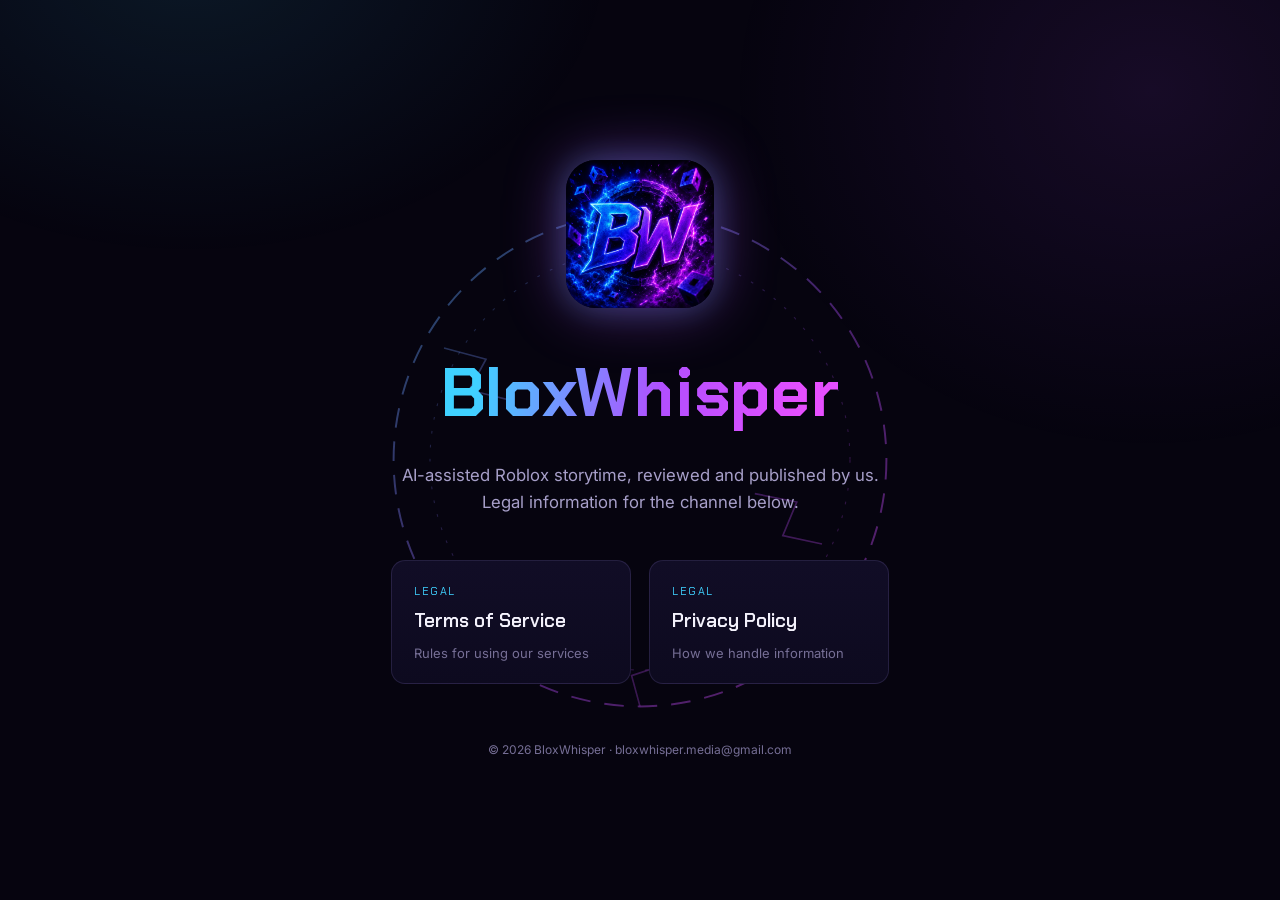
<file: index.html>
<!DOCTYPE html>
<html lang="en">
<head>
<meta charset="UTF-8">
<meta name="viewport" content="width=device-width, initial-scale=1.0">
<title>BloxWhisper</title>
<link rel="icon" href="assets/logo.png">
<link rel="stylesheet" href="style.css">
</head>
<body>

<section class="hero">
  <svg class="hero-ring" viewBox="0 0 400 400" fill="none" xmlns="http://www.w3.org/2000/svg" aria-hidden="true">
    <defs>
      <linearGradient id="ringGrad" x1="0" y1="0" x2="400" y2="400" gradientUnits="userSpaceOnUse">
        <stop offset="0" stop-color="#3fd1ff"/>
        <stop offset="0.55" stop-color="#b14fff"/>
        <stop offset="1" stop-color="#e64fff"/>
      </linearGradient>
    </defs>
    <circle cx="200" cy="200" r="176" stroke="url(#ringGrad)" stroke-width="1.4" stroke-dasharray="14 10" opacity="0.7"/>
    <circle cx="200" cy="200" r="150" stroke="url(#ringGrad)" stroke-width="0.8" stroke-dasharray="2 8" opacity="0.4"/>
    <path d="M60 120 L90 128 L78 150 L110 158" stroke="url(#ringGrad)" stroke-width="1.2" opacity="0.55"/>
    <path d="M330 260 L302 254 L312 230 L282 224" stroke="url(#ringGrad)" stroke-width="1.2" opacity="0.55"/>
    <path d="M200 24 L206 46 L188 52" stroke="url(#ringGrad)" stroke-width="1.2" opacity="0.5"/>
    <path d="M200 376 L194 354 L212 348" stroke="url(#ringGrad)" stroke-width="1.2" opacity="0.5"/>
  </svg>

  <div class="logo-wrap">
    <img src="assets/logo.png" alt="BloxWhisper logo">
  </div>

  <h1>BloxWhisper</h1>
  <p class="tag">AI-assisted Roblox storytime, reviewed and published by us. Legal information for the channel below.</p>

  <div class="doc-links">
    <a class="doc-card" href="terms.html">
      <span class="eyebrow">Legal</span>
      <span class="title">Terms of Service</span>
      <span class="desc">Rules for using our services</span>
    </a>
    <a class="doc-card" href="privacy.html">
      <span class="eyebrow">Legal</span>
      <span class="title">Privacy Policy</span>
      <span class="desc">How we handle information</span>
    </a>
  </div>

  <div class="hero-footer">&copy; 2026 BloxWhisper &middot; bloxwhisper.media@gmail.com</div>
</section>

</body>
</html>
</file>
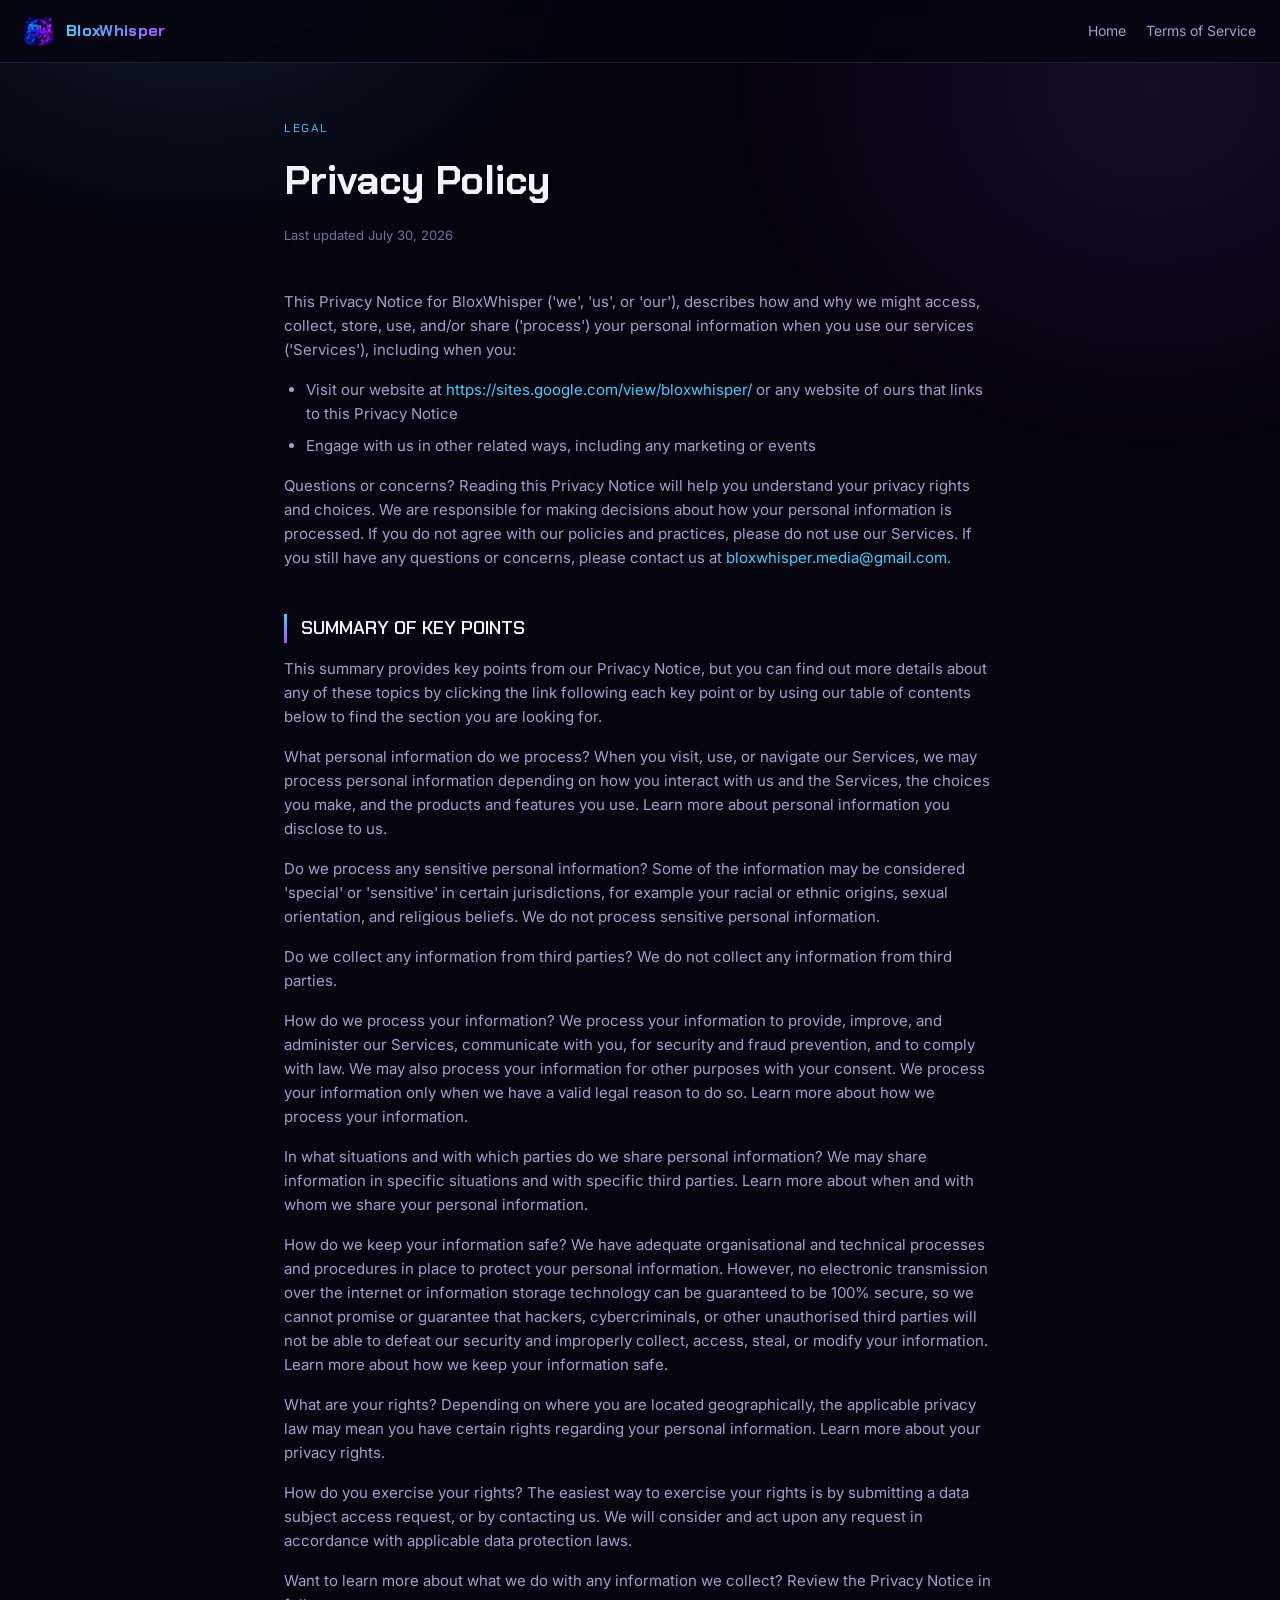
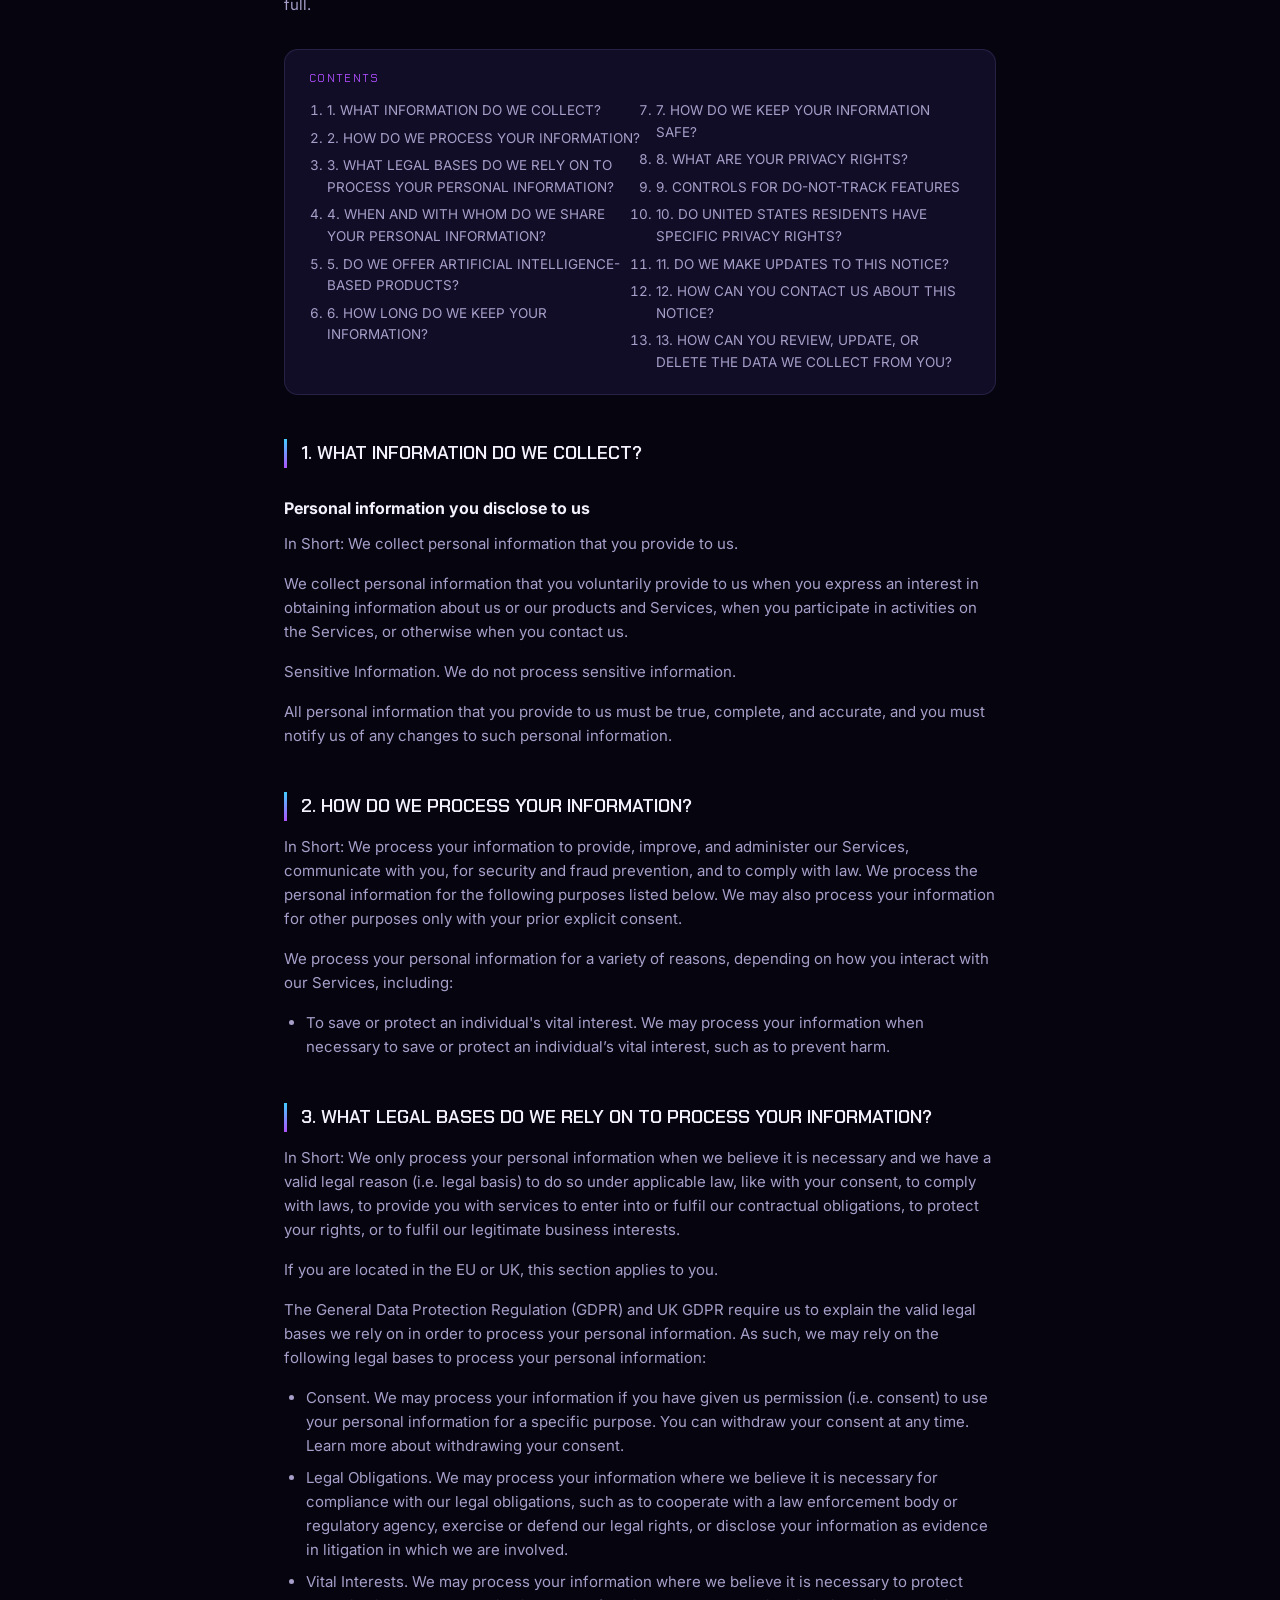
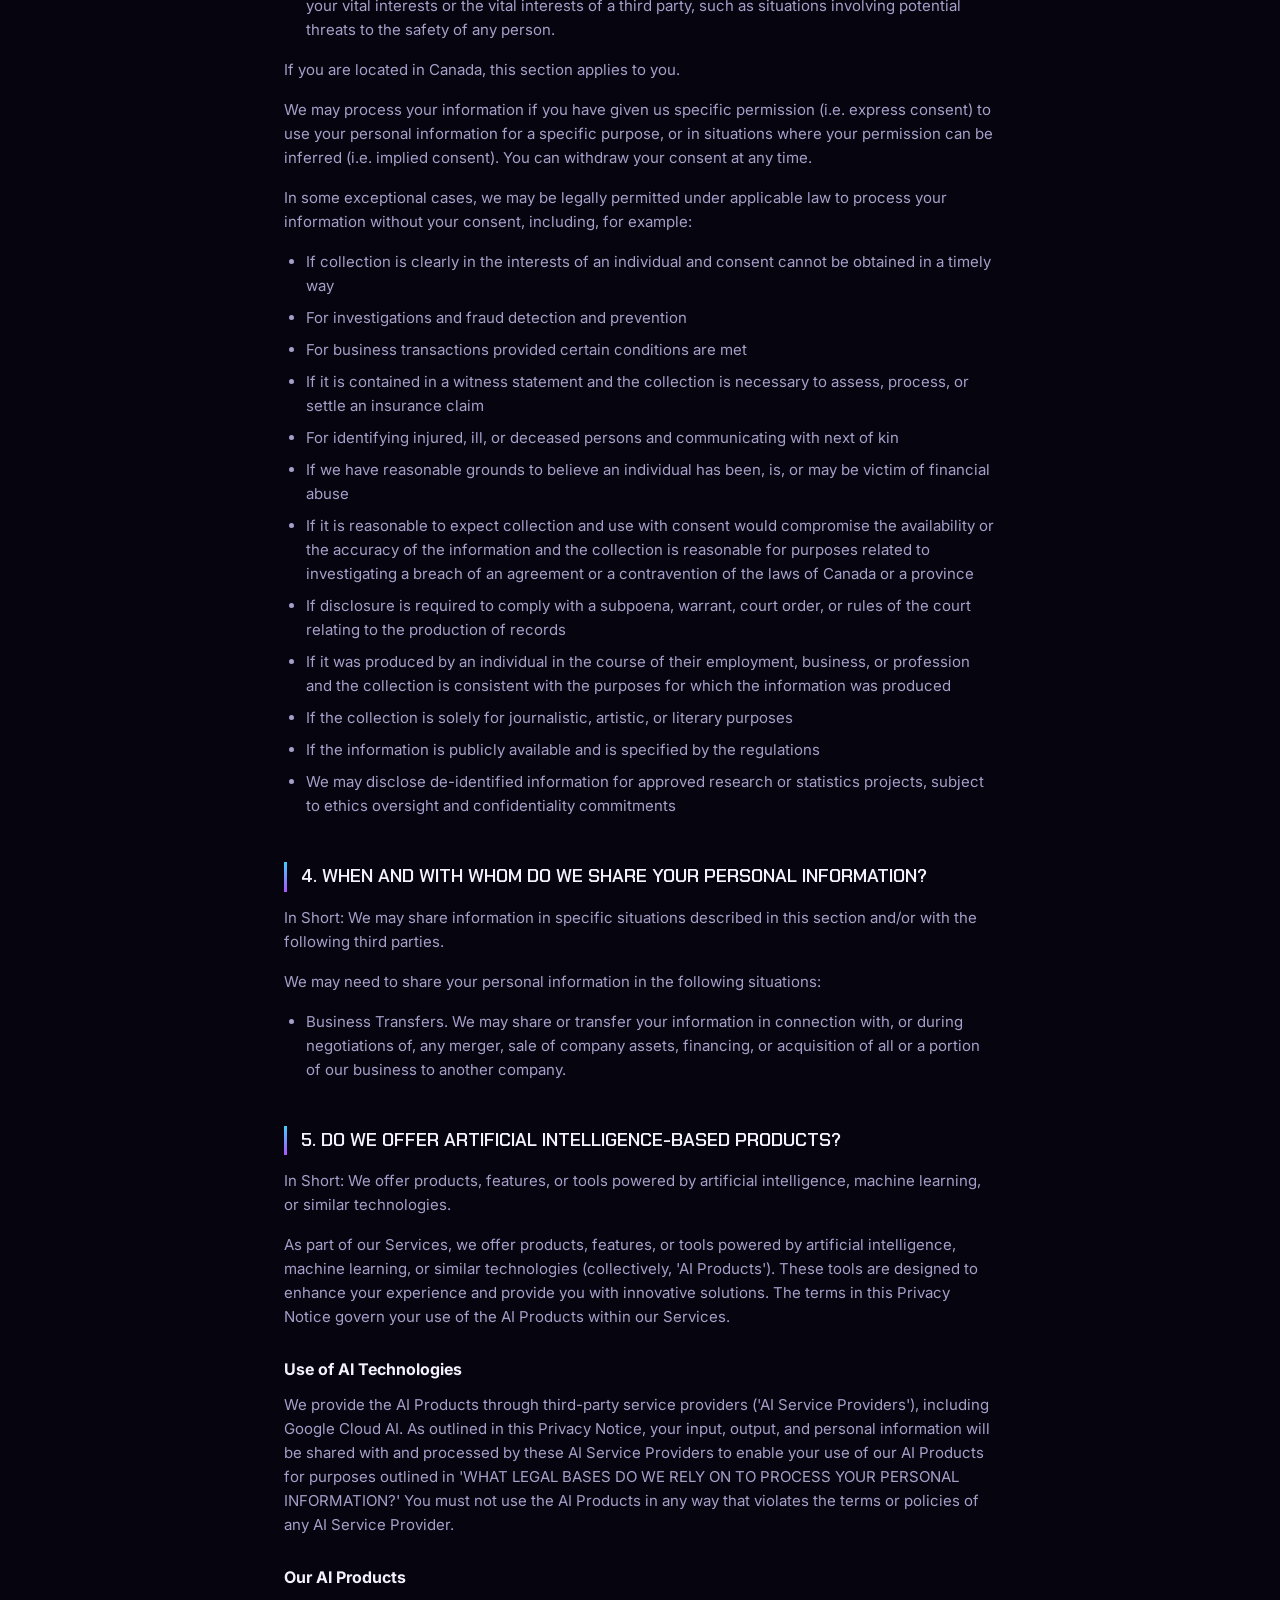
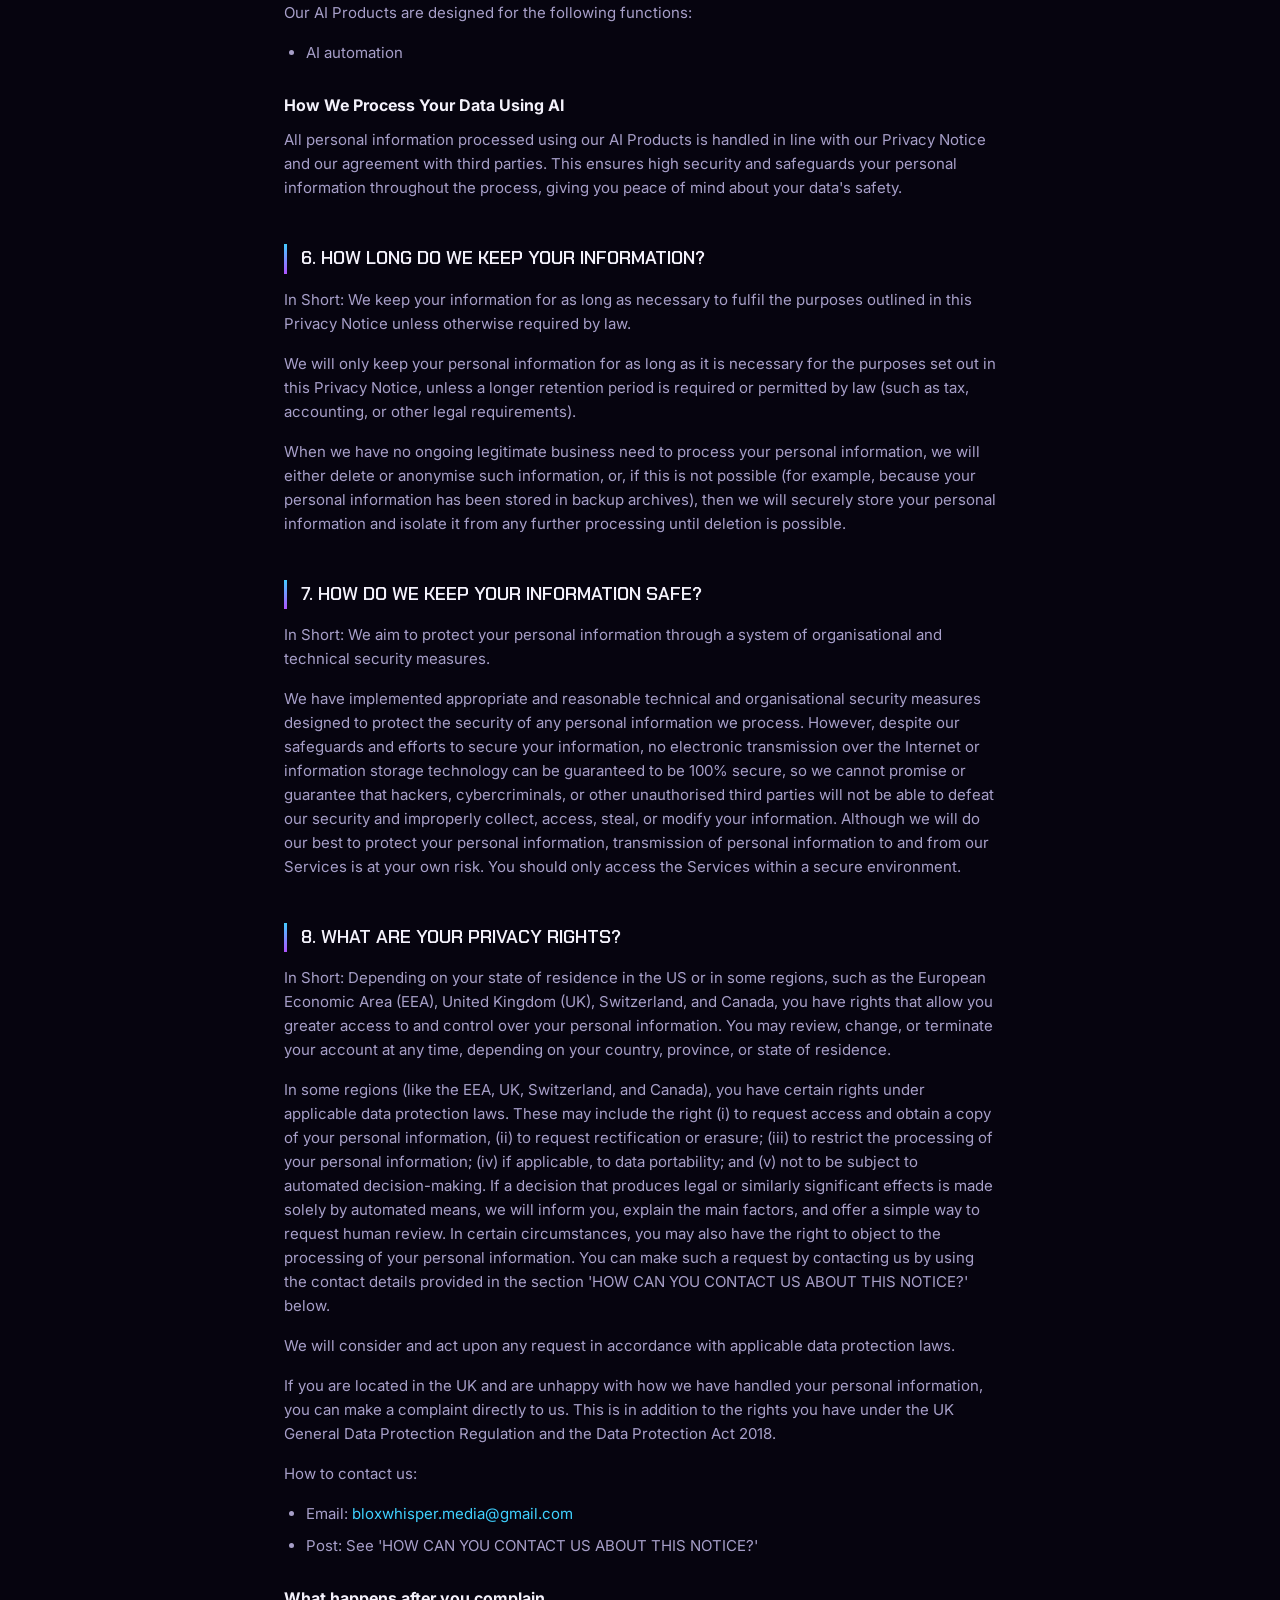
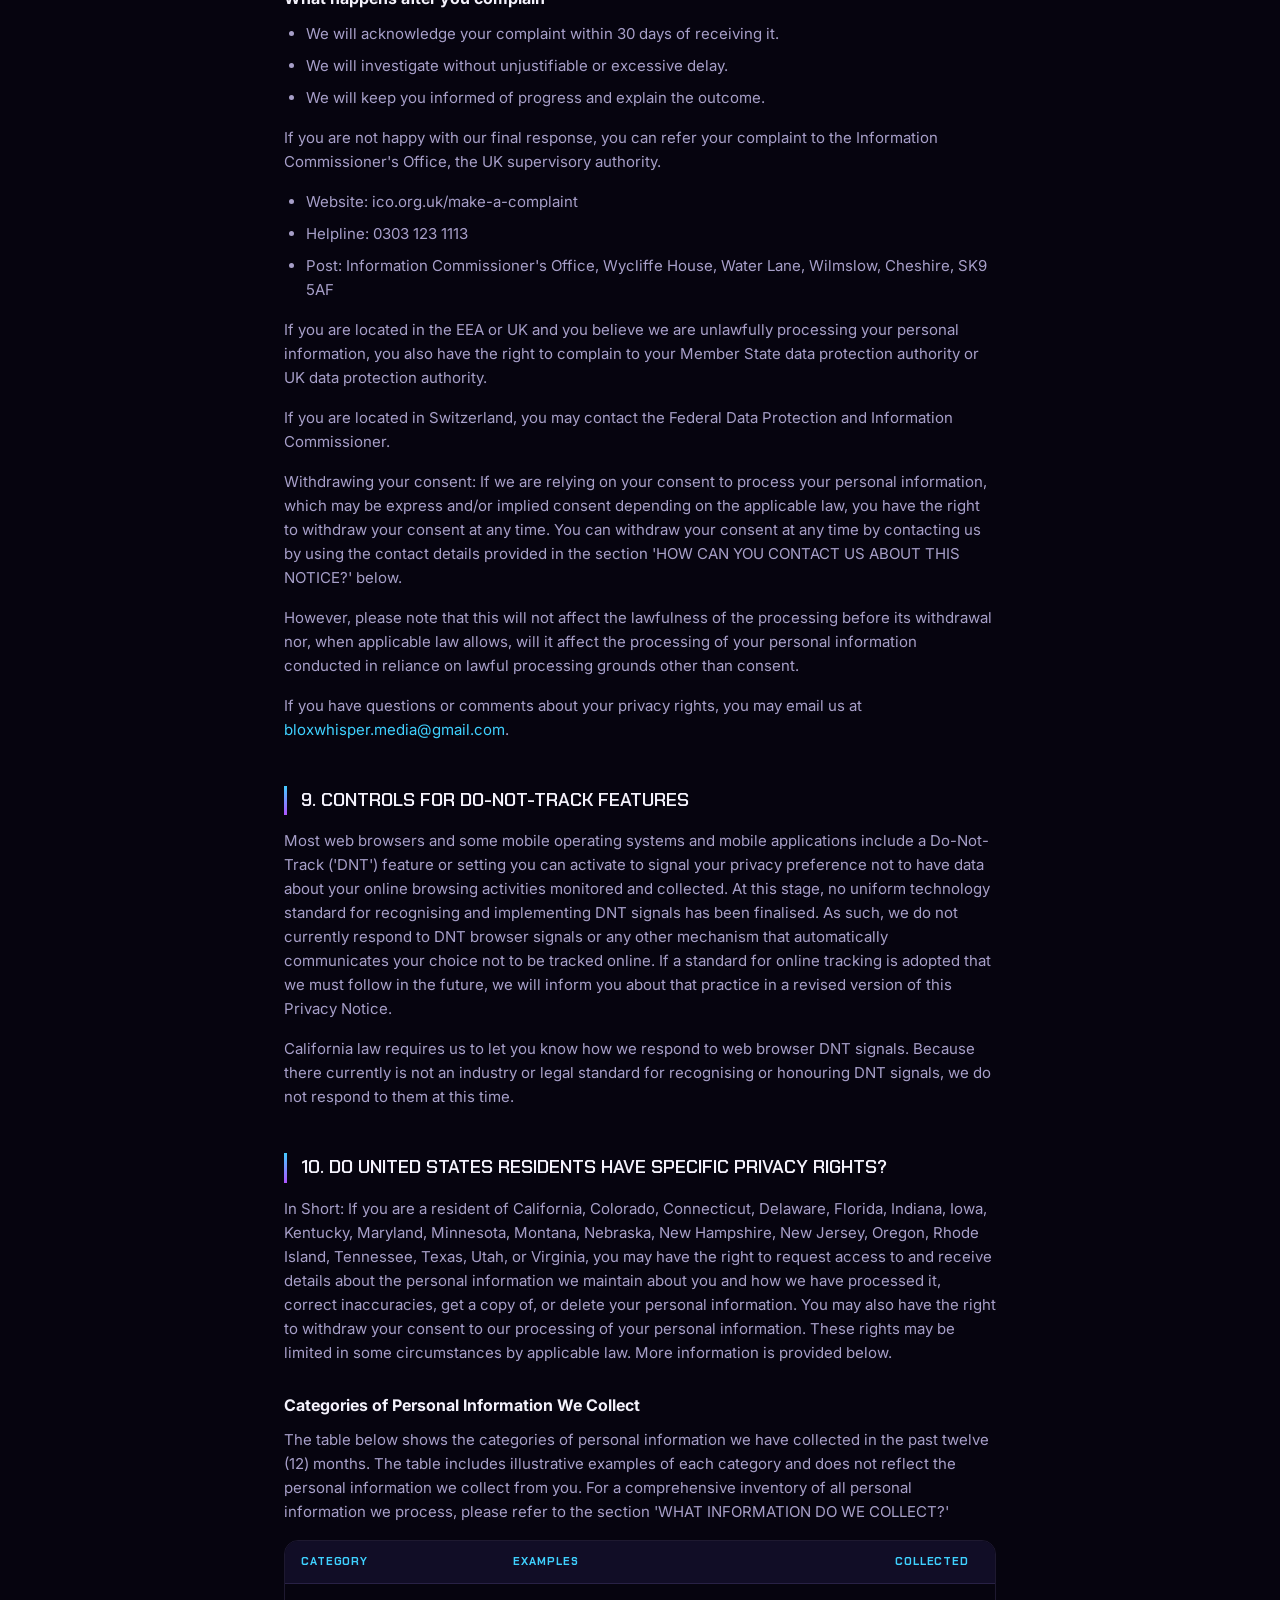
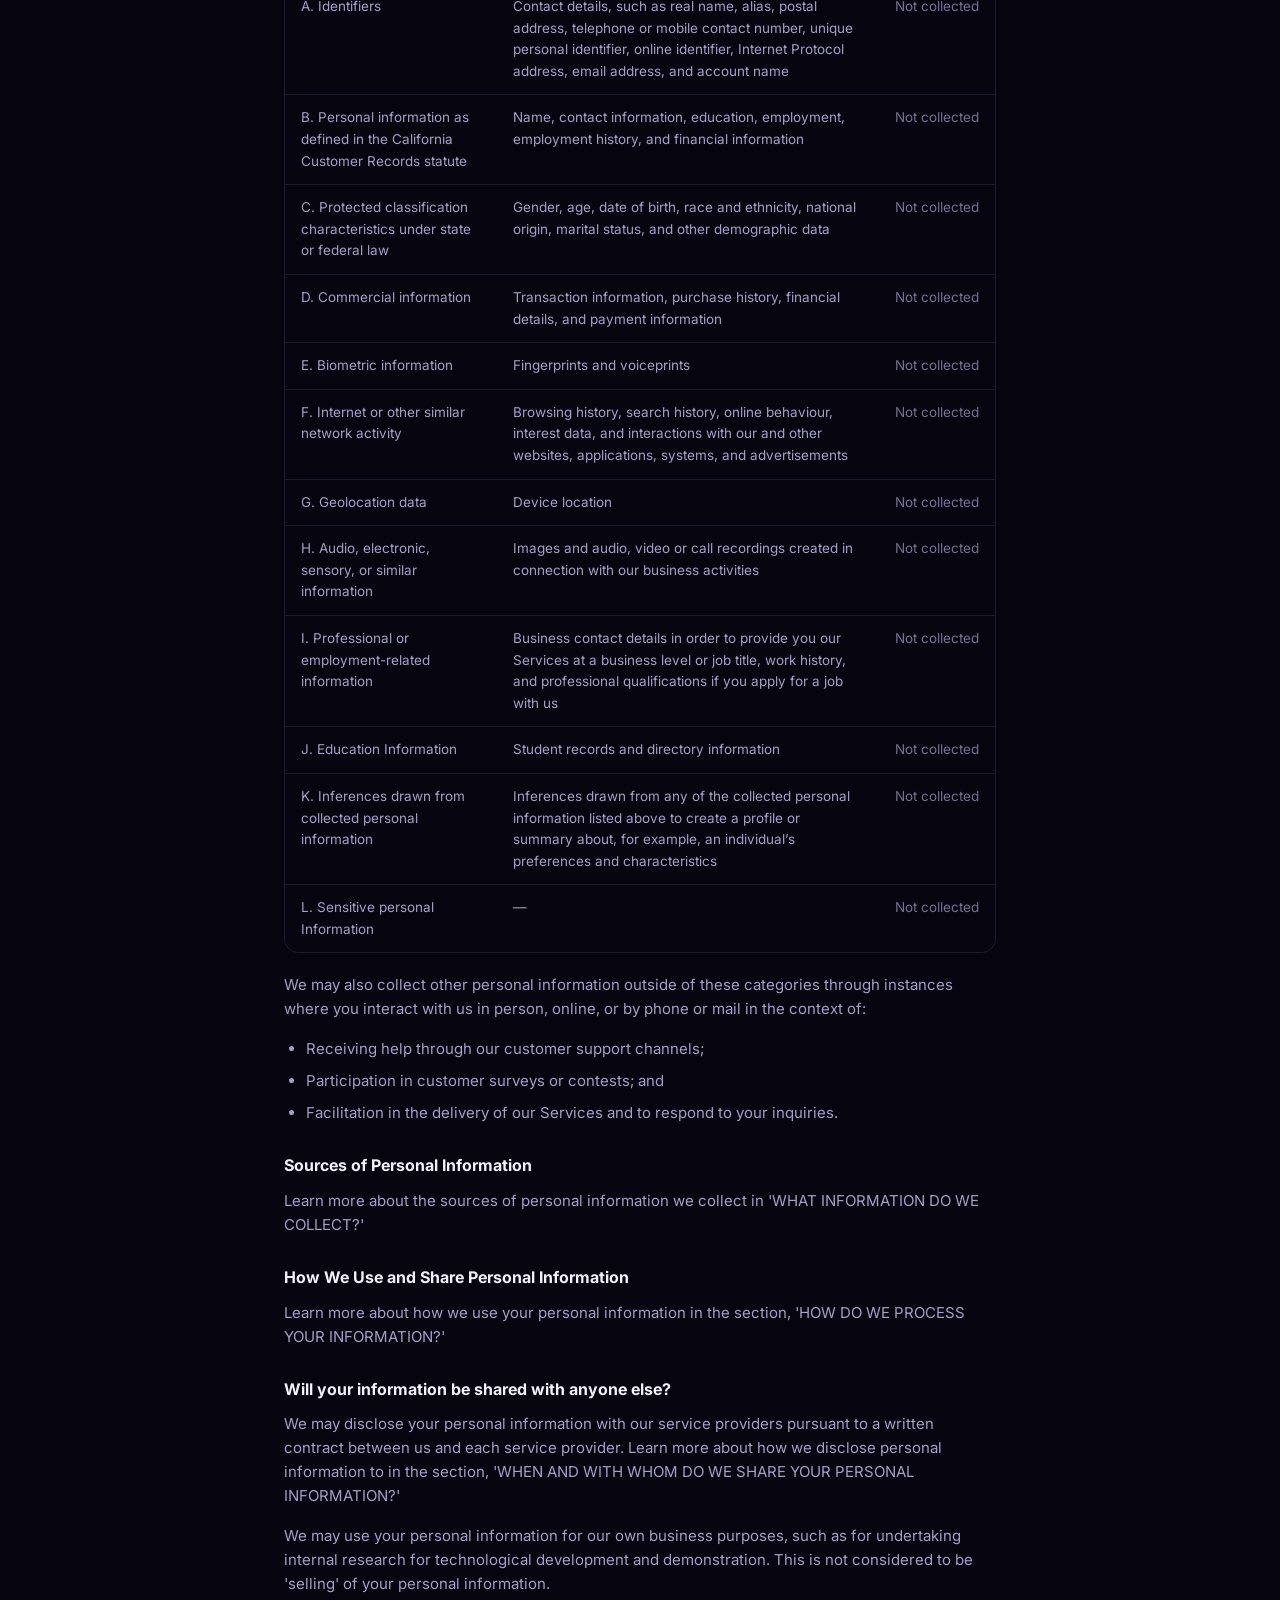
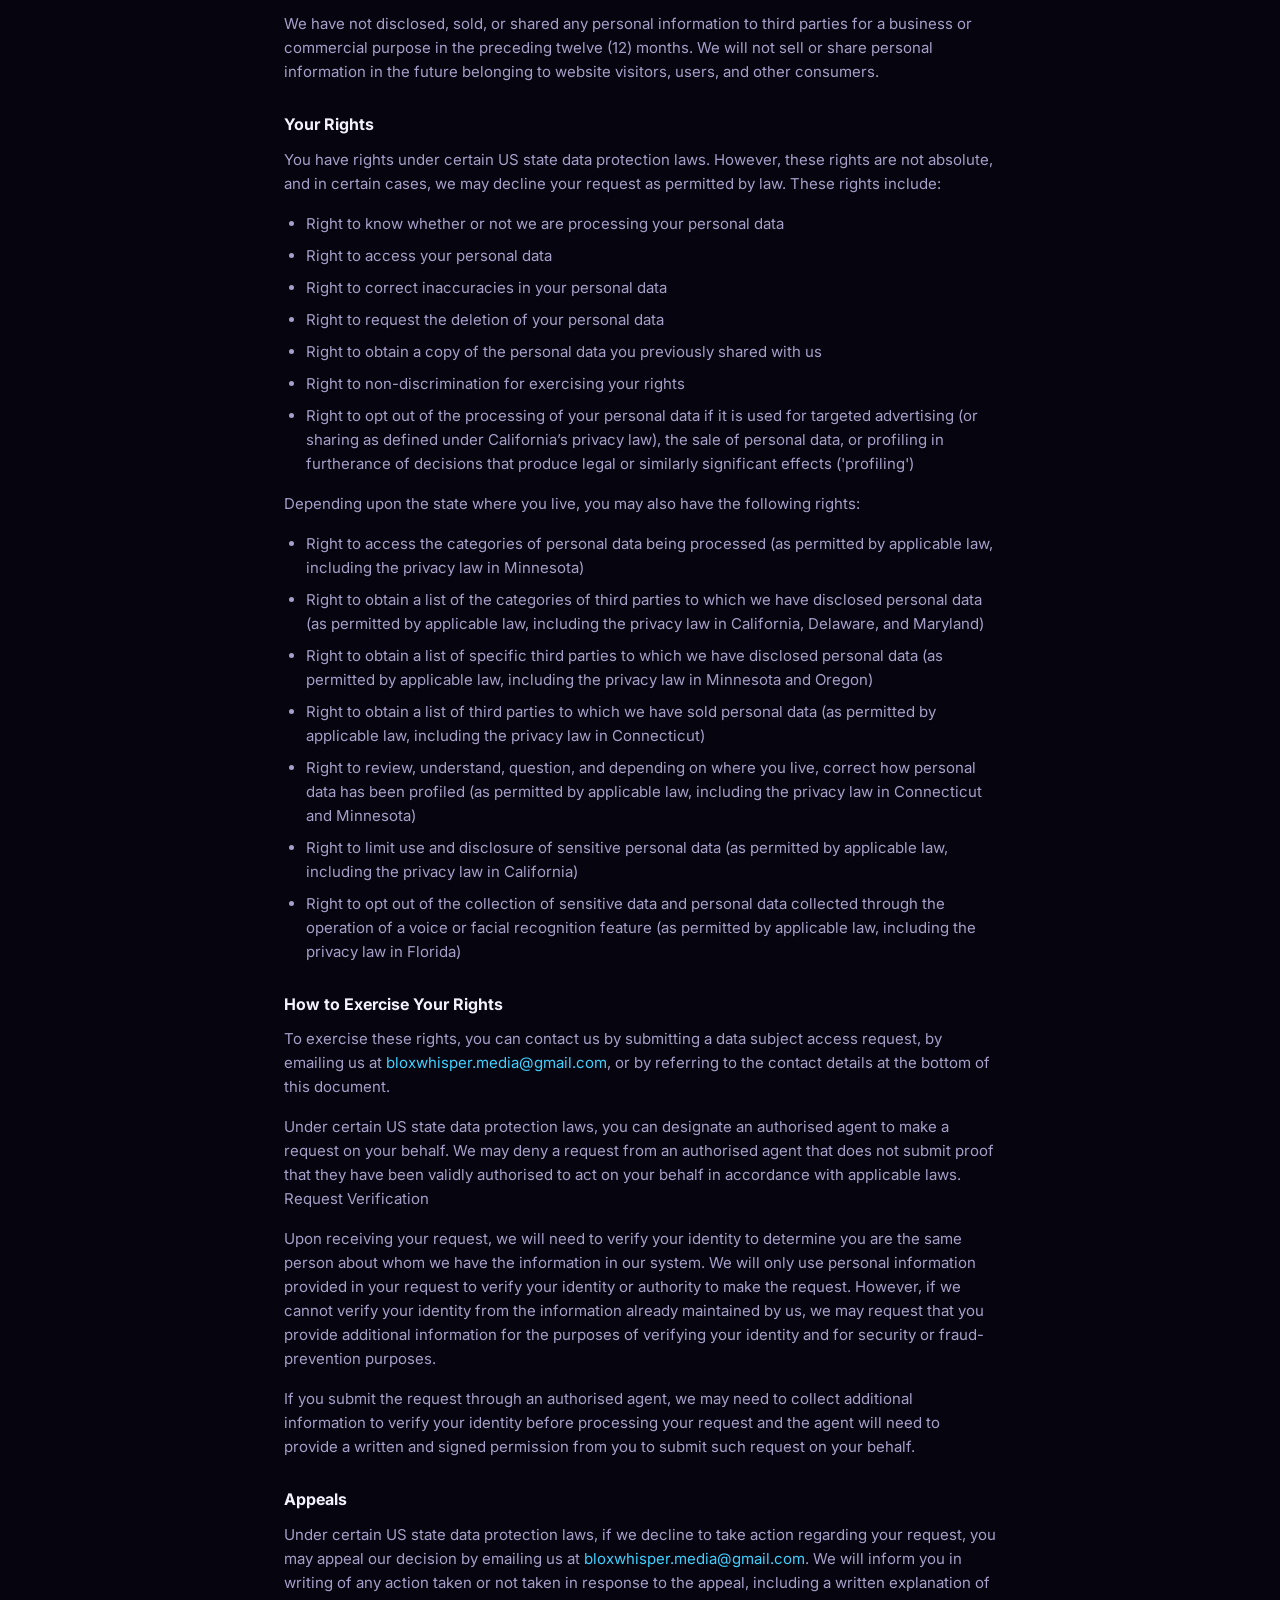
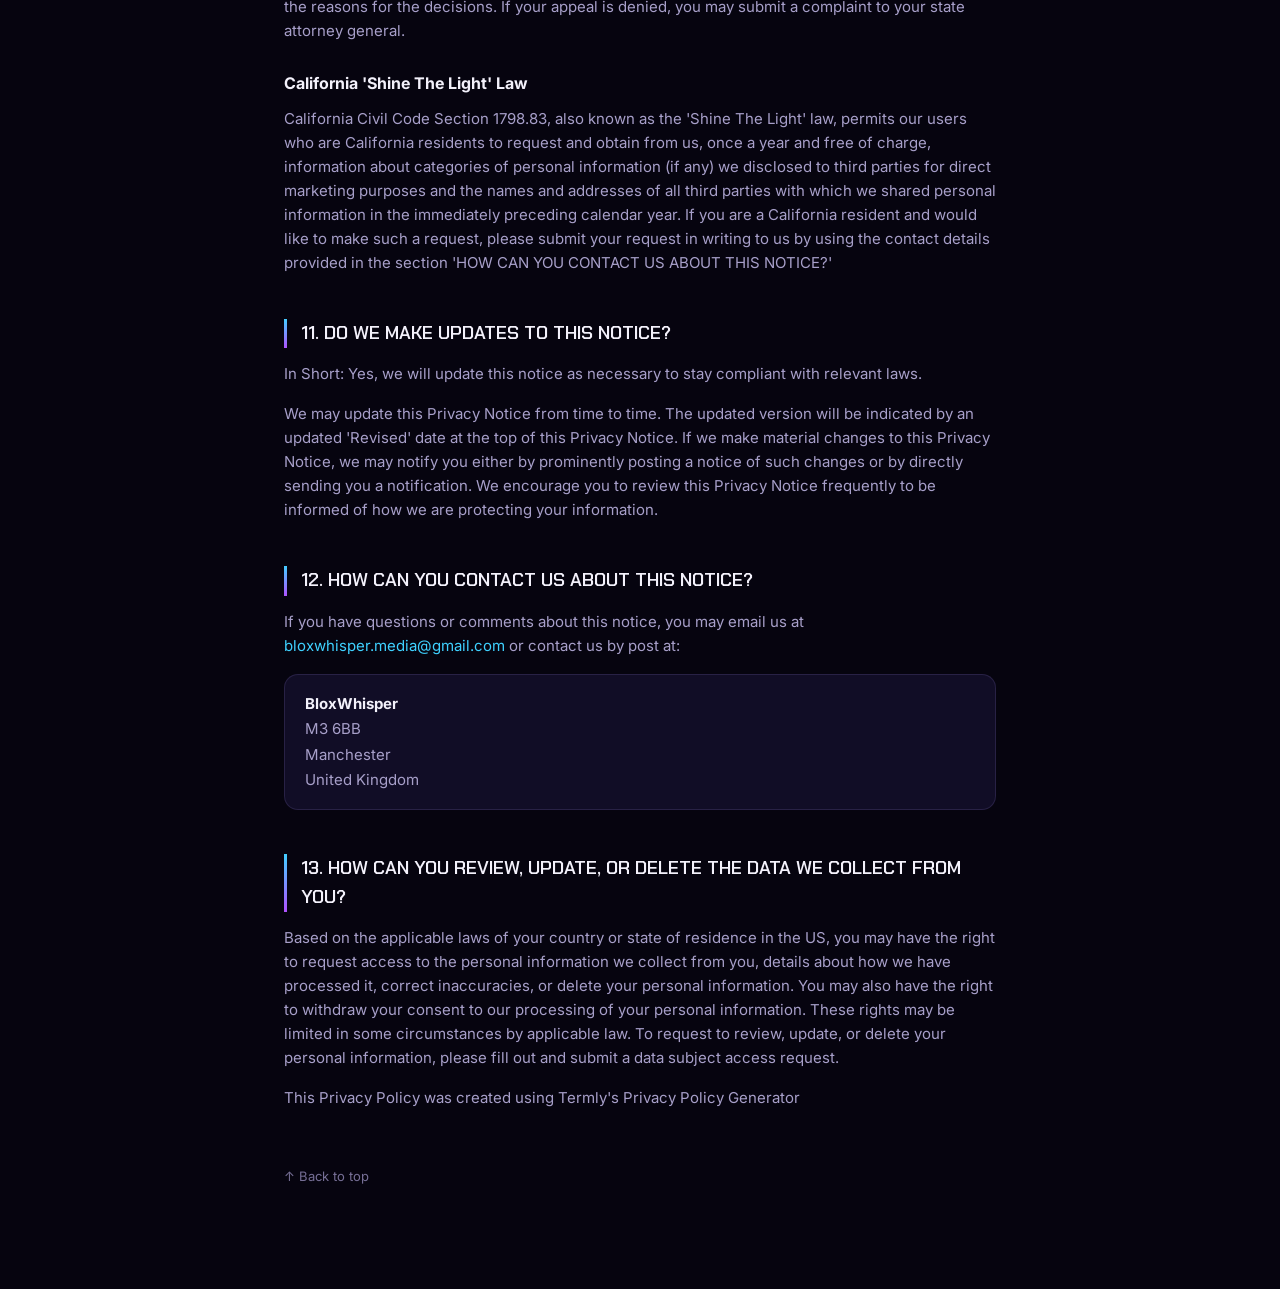
<file: privacy.html>
<!DOCTYPE html>
<html lang="en">
<head>
<meta charset="UTF-8">
<meta name="viewport" content="width=device-width, initial-scale=1.0">
<title>Privacy Policy — BloxWhisper</title>
<link rel="icon" href="assets/logo.png">
<link rel="stylesheet" href="style.css">
</head>
<body>

<div class="topbar">
  <img src="assets/logo.png" alt="BloxWhisper logo">
  <span class="brand">BloxWhisper</span>
  <div class="spacer"></div>
  <nav>
    <a href="index.html">Home</a>
    <a href="terms.html">Terms of Service</a>
  </nav>
</div>

<main class="doc-page">
  <div class="doc-eyebrow">Legal</div>
  <h1>Privacy Policy</h1>
  <p class="updated">Last updated July 30, 2026</p>
  <div class="doc-body">
<p>This Privacy Notice for BloxWhisper (&#x27;we&#x27;, &#x27;us&#x27;, or &#x27;our&#x27;), describes how and why we might access, collect, store, use, and/or share (&#x27;process&#x27;) your personal information when you use our services (&#x27;Services&#x27;), including when you:</p>
<ul><li>Visit our website at <a href="https://sites.google.com/view/bloxwhisper/" target="_blank" rel="noopener">https://sites.google.com/view/bloxwhisper/</a> or any website of ours that links to this Privacy Notice</li><li>Engage with us in other related ways, including any marketing or events</li></ul>
<p>Questions or concerns? Reading this Privacy Notice will help you understand your privacy rights and choices. We are responsible for making decisions about how your personal information is processed. If you do not agree with our policies and practices, please do not use our Services. If you still have any questions or concerns, please contact us at <a href="mailto:bloxwhisper.media@gmail.com">bloxwhisper.media@gmail.com</a>.</p>
<h2 id="summary-of-key-points">SUMMARY OF KEY POINTS</h2>
<p>This summary provides key points from our Privacy Notice, but you can find out more details about any of these topics by clicking the link following each key point or by using our table of contents below to find the section you are looking for.</p>
<p>What personal information do we process? When you visit, use, or navigate our Services, we may process personal information depending on how you interact with us and the Services, the choices you make, and the products and features you use. Learn more about personal information you disclose to us.</p>
<p>Do we process any sensitive personal information? Some of the information may be considered &#x27;special&#x27; or &#x27;sensitive&#x27; in certain jurisdictions, for example your racial or ethnic origins, sexual orientation, and religious beliefs. We do not process sensitive personal information.</p>
<p>Do we collect any information from third parties? We do not collect any information from third parties.</p>
<p>How do we process your information? We process your information to provide, improve, and administer our Services, communicate with you, for security and fraud prevention, and to comply with law. We may also process your information for other purposes with your consent. We process your information only when we have a valid legal reason to do so. Learn more about how we process your information.</p>
<p>In what situations and with which parties do we share personal information? We may share information in specific situations and with specific third parties. Learn more about when and with whom we share your personal information.</p>
<p>How do we keep your information safe? We have adequate organisational and technical processes and procedures in place to protect your personal information. However, no electronic transmission over the internet or information storage technology can be guaranteed to be 100% secure, so we cannot promise or guarantee that hackers, cybercriminals, or other unauthorised third parties will not be able to defeat our security and improperly collect, access, steal, or modify your information. Learn more about how we keep your information safe.</p>
<p>What are your rights? Depending on where you are located geographically, the applicable privacy law may mean you have certain rights regarding your personal information. Learn more about your privacy rights.</p>
<p>How do you exercise your rights? The easiest way to exercise your rights is by submitting a data subject access request, or by contacting us. We will consider and act upon any request in accordance with applicable data protection laws.</p>
<p>Want to learn more about what we do with any information we collect? Review the Privacy Notice in full.</p>
<div class="doc-toc"><div class="eyebrow">Contents</div><ol><li><a href="#1-what-information-do-we-collect">1. WHAT INFORMATION DO WE COLLECT?</a></li><li><a href="#2-how-do-we-process-your-information">2. HOW DO WE PROCESS YOUR INFORMATION?</a></li><li><a href="#3-what-legal-bases-do-we-rely-on-to-process-your-personal-information">3. WHAT LEGAL BASES DO WE RELY ON TO PROCESS YOUR PERSONAL INFORMATION?</a></li><li><a href="#4-when-and-with-whom-do-we-share-your-personal-information">4. WHEN AND WITH WHOM DO WE SHARE YOUR PERSONAL INFORMATION?</a></li><li><a href="#5-do-we-offer-artificial-intelligence-based-products">5. DO WE OFFER ARTIFICIAL INTELLIGENCE-BASED PRODUCTS?</a></li><li><a href="#6-how-long-do-we-keep-your-information">6. HOW LONG DO WE KEEP YOUR INFORMATION?</a></li><li><a href="#7-how-do-we-keep-your-information-safe">7. HOW DO WE KEEP YOUR INFORMATION SAFE?</a></li><li><a href="#8-what-are-your-privacy-rights">8. WHAT ARE YOUR PRIVACY RIGHTS?</a></li><li><a href="#9-controls-for-do-not-track-features">9. CONTROLS FOR DO-NOT-TRACK FEATURES</a></li><li><a href="#10-do-united-states-residents-have-specific-privacy-rights">10. DO UNITED STATES RESIDENTS HAVE SPECIFIC PRIVACY RIGHTS?</a></li><li><a href="#11-do-we-make-updates-to-this-notice">11. DO WE MAKE UPDATES TO THIS NOTICE?</a></li><li><a href="#12-how-can-you-contact-us-about-this-notice">12. HOW CAN YOU CONTACT US ABOUT THIS NOTICE?</a></li><li><a href="#13-how-can-you-review-update-or-delete-the-data-we-collect-from-you">13. HOW CAN YOU REVIEW, UPDATE, OR DELETE THE DATA WE COLLECT FROM YOU?</a></li></ol></div>
<h2 id="1-what-information-do-we-collect">1. WHAT INFORMATION DO WE COLLECT?</h2>
<h3>Personal information you disclose to us</h3>
<p>In Short: We collect personal information that you provide to us.</p>
<p>We collect personal information that you voluntarily provide to us when you express an interest in obtaining information about us or our products and Services, when you participate in activities on the Services, or otherwise when you contact us.</p>
<p>Sensitive Information. We do not process sensitive information.</p>
<p>All personal information that you provide to us must be true, complete, and accurate, and you must notify us of any changes to such personal information.</p>
<h2 id="2-how-do-we-process-your-information">2. HOW DO WE PROCESS YOUR INFORMATION?</h2>
<p>In Short: We process your information to provide, improve, and administer our Services, communicate with you, for security and fraud prevention, and to comply with law. We process the personal information for the following purposes listed below. We may also process your information for other purposes only with your prior explicit consent.</p>
<p>We process your personal information for a variety of reasons, depending on how you interact with our Services, including:</p>
<ul><li>To save or protect an individual&#x27;s vital interest. We may process your information when necessary to save or protect an individual’s vital interest, such as to prevent harm.</li></ul>
<h2 id="3-what-legal-bases-do-we-rely-on-to-process-your-information">3. WHAT LEGAL BASES DO WE RELY ON TO PROCESS YOUR INFORMATION?</h2>
<p>In Short: We only process your personal information when we believe it is necessary and we have a valid legal reason (i.e. legal basis) to do so under applicable law, like with your consent, to comply with laws, to provide you with services to enter into or fulfil our contractual obligations, to protect your rights, or to fulfil our legitimate business interests.</p>
<p>If you are located in the EU or UK, this section applies to you.</p>
<p>The General Data Protection Regulation (GDPR) and UK GDPR require us to explain the valid legal bases we rely on in order to process your personal information. As such, we may rely on the following legal bases to process your personal information:</p>
<ul><li>Consent. We may process your information if you have given us permission (i.e. consent) to use your personal information for a specific purpose. You can withdraw your consent at any time. Learn more about withdrawing your consent.</li><li>Legal Obligations. We may process your information where we believe it is necessary for compliance with our legal obligations, such as to cooperate with a law enforcement body or regulatory agency, exercise or defend our legal rights, or disclose your information as evidence in litigation in which we are involved.</li><li>Vital Interests. We may process your information where we believe it is necessary to protect your vital interests or the vital interests of a third party, such as situations involving potential threats to the safety of any person.</li></ul>
<p>If you are located in Canada, this section applies to you.</p>
<p>We may process your information if you have given us specific permission (i.e. express consent) to use your personal information for a specific purpose, or in situations where your permission can be inferred (i.e. implied consent). You can withdraw your consent at any time.</p>
<p>In some exceptional cases, we may be legally permitted under applicable law to process your information without your consent, including, for example:</p>
<ul><li>If collection is clearly in the interests of an individual and consent cannot be obtained in a timely way</li><li>For investigations and fraud detection and prevention</li><li>For business transactions provided certain conditions are met</li><li>If it is contained in a witness statement and the collection is necessary to assess, process, or settle an insurance claim</li><li>For identifying injured, ill, or deceased persons and communicating with next of kin</li><li>If we have reasonable grounds to believe an individual has been, is, or may be victim of financial abuse</li><li>If it is reasonable to expect collection and use with consent would compromise the availability or the accuracy of the information and the collection is reasonable for purposes related to investigating a breach of an agreement or a contravention of the laws of Canada or a province</li><li>If disclosure is required to comply with a subpoena, warrant, court order, or rules of the court relating to the production of records</li><li>If it was produced by an individual in the course of their employment, business, or profession and the collection is consistent with the purposes for which the information was produced</li><li>If the collection is solely for journalistic, artistic, or literary purposes</li><li>If the information is publicly available and is specified by the regulations</li><li>We may disclose de-identified information for approved research or statistics projects, subject to ethics oversight and confidentiality commitments</li></ul>
<h2 id="4-when-and-with-whom-do-we-share-your-personal-information">4. WHEN AND WITH WHOM DO WE SHARE YOUR PERSONAL INFORMATION?</h2>
<p>In Short: We may share information in specific situations described in this section and/or with the following third parties.</p>
<p>We may need to share your personal information in the following situations:</p>
<ul><li>Business Transfers. We may share or transfer your information in connection with, or during negotiations of, any merger, sale of company assets, financing, or acquisition of all or a portion of our business to another company.</li></ul>
<h2 id="5-do-we-offer-artificial-intelligence-based-products">5. DO WE OFFER ARTIFICIAL INTELLIGENCE-BASED PRODUCTS?</h2>
<p>In Short: We offer products, features, or tools powered by artificial intelligence, machine learning, or similar technologies.</p>
<p>As part of our Services, we offer products, features, or tools powered by artificial intelligence, machine learning, or similar technologies (collectively, &#x27;AI Products&#x27;). These tools are designed to enhance your experience and provide you with innovative solutions. The terms in this Privacy Notice govern your use of the AI Products within our Services.</p>
<h3>Use of AI Technologies</h3>
<p>We provide the AI Products through third-party service providers (&#x27;AI Service Providers&#x27;), including Google Cloud AI. As outlined in this Privacy Notice, your input, output, and personal information will be shared with and processed by these AI Service Providers to enable your use of our AI Products for purposes outlined in &#x27;WHAT LEGAL BASES DO WE RELY ON TO PROCESS YOUR PERSONAL INFORMATION?&#x27; You must not use the AI Products in any way that violates the terms or policies of any AI Service Provider.</p>
<h3>Our AI Products</h3>
<p>Our AI Products are designed for the following functions:</p>
<ul><li>AI automation</li></ul>
<h3>How We Process Your Data Using AI</h3>
<p>All personal information processed using our AI Products is handled in line with our Privacy Notice and our agreement with third parties. This ensures high security and safeguards your personal information throughout the process, giving you peace of mind about your data&#x27;s safety.</p>
<h2 id="6-how-long-do-we-keep-your-information">6. HOW LONG DO WE KEEP YOUR INFORMATION?</h2>
<p>In Short: We keep your information for as long as necessary to fulfil the purposes outlined in this Privacy Notice unless otherwise required by law.</p>
<p>We will only keep your personal information for as long as it is necessary for the purposes set out in this Privacy Notice, unless a longer retention period is required or permitted by law (such as tax, accounting, or other legal requirements).</p>
<p>When we have no ongoing legitimate business need to process your personal information, we will either delete or anonymise such information, or, if this is not possible (for example, because your personal information has been stored in backup archives), then we will securely store your personal information and isolate it from any further processing until deletion is possible.</p>
<h2 id="7-how-do-we-keep-your-information-safe">7. HOW DO WE KEEP YOUR INFORMATION SAFE?</h2>
<p>In Short: We aim to protect your personal information through a system of organisational and technical security measures.</p>
<p>We have implemented appropriate and reasonable technical and organisational security measures designed to protect the security of any personal information we process. However, despite our safeguards and efforts to secure your information, no electronic transmission over the Internet or information storage technology can be guaranteed to be 100% secure, so we cannot promise or guarantee that hackers, cybercriminals, or other unauthorised third parties will not be able to defeat our security and improperly collect, access, steal, or modify your information. Although we will do our best to protect your personal information, transmission of personal information to and from our Services is at your own risk. You should only access the Services within a secure environment.</p>
<h2 id="8-what-are-your-privacy-rights">8. WHAT ARE YOUR PRIVACY RIGHTS?</h2>
<p>In Short: Depending on your state of residence in the US or in some regions, such as the European Economic Area (EEA), United Kingdom (UK), Switzerland, and Canada, you have rights that allow you greater access to and control over your personal information. You may review, change, or terminate your account at any time, depending on your country, province, or state of residence.</p>
<p>In some regions (like the EEA, UK, Switzerland, and Canada), you have certain rights under applicable data protection laws. These may include the right (i) to request access and obtain a copy of your personal information, (ii) to request rectification or erasure; (iii) to restrict the processing of your personal information; (iv) if applicable, to data portability; and (v) not to be subject to automated decision-making. If a decision that produces legal or similarly significant effects is made solely by automated means, we will inform you, explain the main factors, and offer a simple way to request human review. In certain circumstances, you may also have the right to object to the processing of your personal information. You can make such a request by contacting us by using the contact details provided in the section &#x27;HOW CAN YOU CONTACT US ABOUT THIS NOTICE?&#x27; below.</p>
<p>We will consider and act upon any request in accordance with applicable data protection laws.</p>
<p>If you are located in the UK and are unhappy with how we have handled your personal information, you can make a complaint directly to us. This is in addition to the rights you have under the UK General Data Protection Regulation and the Data Protection Act 2018.</p>
<p>How to contact us:</p>
<ul><li>Email: <a href="mailto:bloxwhisper.media@gmail.com">bloxwhisper.media@gmail.com</a></li><li>Post: See &#x27;HOW CAN YOU CONTACT US ABOUT THIS NOTICE?&#x27;</li></ul>
<h3>What happens after you complain</h3>
<ul><li>We will acknowledge your complaint within 30 days of receiving it.</li><li>We will investigate without unjustifiable or excessive delay.</li><li>We will keep you informed of progress and explain the outcome.</li></ul>
<p>If you are not happy with our final response, you can refer your complaint to the Information Commissioner&#x27;s Office, the UK supervisory authority.</p>
<ul><li>Website: ico.org.uk/make-a-complaint</li><li>Helpline: 0303 123 1113</li><li>Post: Information Commissioner&#x27;s Office, Wycliffe House, Water Lane, Wilmslow, Cheshire, SK9 5AF</li></ul>
<p>If you are located in the EEA or UK and you believe we are unlawfully processing your personal information, you also have the right to complain to your Member State data protection authority or UK data protection authority.</p>
<p>If you are located in Switzerland, you may contact the Federal Data Protection and Information Commissioner.</p>
<p>Withdrawing your consent: If we are relying on your consent to process your personal information, which may be express and/or implied consent depending on the applicable law, you have the right to withdraw your consent at any time. You can withdraw your consent at any time by contacting us by using the contact details provided in the section &#x27;HOW CAN YOU CONTACT US ABOUT THIS NOTICE?&#x27; below.</p>
<p>However, please note that this will not affect the lawfulness of the processing before its withdrawal nor, when applicable law allows, will it affect the processing of your personal information conducted in reliance on lawful processing grounds other than consent.</p>
<p>If you have questions or comments about your privacy rights, you may email us at <a href="mailto:bloxwhisper.media@gmail.com">bloxwhisper.media@gmail.com</a>.</p>
<h2 id="9-controls-for-do-not-track-features">9. CONTROLS FOR DO-NOT-TRACK FEATURES</h2>
<p>Most web browsers and some mobile operating systems and mobile applications include a Do-Not-Track (&#x27;DNT&#x27;) feature or setting you can activate to signal your privacy preference not to have data about your online browsing activities monitored and collected. At this stage, no uniform technology standard for recognising and implementing DNT signals has been finalised. As such, we do not currently respond to DNT browser signals or any other mechanism that automatically communicates your choice not to be tracked online. If a standard for online tracking is adopted that we must follow in the future, we will inform you about that practice in a revised version of this Privacy Notice.</p>
<p>California law requires us to let you know how we respond to web browser DNT signals. Because there currently is not an industry or legal standard for recognising or honouring DNT signals, we do not respond to them at this time.</p>
<h2 id="10-do-united-states-residents-have-specific-privacy-rights">10. DO UNITED STATES RESIDENTS HAVE SPECIFIC PRIVACY RIGHTS?</h2>
<p>In Short: If you are a resident of California, Colorado, Connecticut, Delaware, Florida, Indiana, Iowa, Kentucky, Maryland, Minnesota, Montana, Nebraska, New Hampshire, New Jersey, Oregon, Rhode Island, Tennessee, Texas, Utah, or Virginia, you may have the right to request access to and receive details about the personal information we maintain about you and how we have processed it, correct inaccuracies, get a copy of, or delete your personal information. You may also have the right to withdraw your consent to our processing of your personal information. These rights may be limited in some circumstances by applicable law. More information is provided below.</p>
<h3>Categories of Personal Information We Collect</h3>
<p>The table below shows the categories of personal information we have collected in the past twelve (12) months. The table includes illustrative examples of each category and does not reflect the personal information we collect from you. For a comprehensive inventory of all personal information we process, please refer to the section &#x27;WHAT INFORMATION DO WE COLLECT?&#x27;</p>
<div class="table-scroll"><table class="doc-table"><thead><tr><th>Category</th><th>Examples</th><th>Collected</th></tr></thead><tbody><tr><td>A. Identifiers</td><td>Contact details, such as real name, alias, postal address, telephone or mobile contact number, unique personal identifier, online identifier, Internet Protocol address, email address, and account name</td><td class="no-cell">Not collected</td></tr><tr><td>B. Personal information as defined in the California Customer Records statute</td><td>Name, contact information, education, employment, employment history, and financial information</td><td class="no-cell">Not collected</td></tr><tr><td>C. Protected classification characteristics under state or federal law</td><td>Gender, age, date of birth, race and ethnicity, national origin, marital status, and other demographic data</td><td class="no-cell">Not collected</td></tr><tr><td>D. Commercial information</td><td>Transaction information, purchase history, financial details, and payment information</td><td class="no-cell">Not collected</td></tr><tr><td>E. Biometric information</td><td>Fingerprints and voiceprints</td><td class="no-cell">Not collected</td></tr><tr><td>F. Internet or other similar network activity</td><td>Browsing history, search history, online behaviour, interest data, and interactions with our and other websites, applications, systems, and advertisements</td><td class="no-cell">Not collected</td></tr><tr><td>G. Geolocation data</td><td>Device location</td><td class="no-cell">Not collected</td></tr><tr><td>H. Audio, electronic, sensory, or similar information</td><td>Images and audio, video or call recordings created in connection with our business activities</td><td class="no-cell">Not collected</td></tr><tr><td>I. Professional or employment-related information</td><td>Business contact details in order to provide you our Services at a business level or job title, work history, and professional qualifications if you apply for a job with us</td><td class="no-cell">Not collected</td></tr><tr><td>J. Education Information</td><td>Student records and directory information</td><td class="no-cell">Not collected</td></tr><tr><td>K. Inferences drawn from collected personal information</td><td>Inferences drawn from any of the collected personal information listed above to create a profile or summary about, for example, an individual’s preferences and characteristics</td><td class="no-cell">Not collected</td></tr><tr><td>L. Sensitive personal Information</td><td>—</td><td class="no-cell">Not collected</td></tr></tbody></table></div>
<p>We may also collect other personal information outside of these categories through instances where you interact with us in person, online, or by phone or mail in the context of:</p>
<ul><li>Receiving help through our customer support channels;</li><li>Participation in customer surveys or contests; and</li><li>Facilitation in the delivery of our Services and to respond to your inquiries.</li></ul>
<h3>Sources of Personal Information</h3>
<p>Learn more about the sources of personal information we collect in &#x27;WHAT INFORMATION DO WE COLLECT?&#x27;</p>
<h3>How We Use and Share Personal Information</h3>
<p>Learn more about how we use your personal information in the section, &#x27;HOW DO WE PROCESS YOUR INFORMATION?&#x27;</p>
<h3>Will your information be shared with anyone else?</h3>
<p>We may disclose your personal information with our service providers pursuant to a written contract between us and each service provider. Learn more about how we disclose personal information to in the section, &#x27;WHEN AND WITH WHOM DO WE SHARE YOUR PERSONAL INFORMATION?&#x27;</p>
<p>We may use your personal information for our own business purposes, such as for undertaking internal research for technological development and demonstration. This is not considered to be &#x27;selling&#x27; of your personal information.</p>
<p>We have not disclosed, sold, or shared any personal information to third parties for a business or commercial purpose in the preceding twelve (12) months. We will not sell or share personal information in the future belonging to website visitors, users, and other consumers.</p>
<h3>Your Rights</h3>
<p>You have rights under certain US state data protection laws. However, these rights are not absolute, and in certain cases, we may decline your request as permitted by law. These rights include:</p>
<ul><li>Right to know whether or not we are processing your personal data</li><li>Right to access your personal data</li><li>Right to correct inaccuracies in your personal data</li><li>Right to request the deletion of your personal data</li><li>Right to obtain a copy of the personal data you previously shared with us</li><li>Right to non-discrimination for exercising your rights</li><li>Right to opt out of the processing of your personal data if it is used for targeted advertising (or sharing as defined under California’s privacy law), the sale of personal data, or profiling in furtherance of decisions that produce legal or similarly significant effects (&#x27;profiling&#x27;)</li></ul>
<p>Depending upon the state where you live, you may also have the following rights:</p>
<ul><li>Right to access the categories of personal data being processed (as permitted by applicable law, including the privacy law in Minnesota)</li><li>Right to obtain a list of the categories of third parties to which we have disclosed personal data (as permitted by applicable law, including the privacy law in California, Delaware, and Maryland)</li><li>Right to obtain a list of specific third parties to which we have disclosed personal data (as permitted by applicable law, including the privacy law in Minnesota and Oregon)</li><li>Right to obtain a list of third parties to which we have sold personal data (as permitted by applicable law, including the privacy law in Connecticut)</li><li>Right to review, understand, question, and depending on where you live, correct how personal data has been profiled (as permitted by applicable law, including the privacy law in Connecticut and Minnesota)</li><li>Right to limit use and disclosure of sensitive personal data (as permitted by applicable law, including the privacy law in California)</li><li>Right to opt out of the collection of sensitive data and personal data collected through the operation of a voice or facial recognition feature (as permitted by applicable law, including the privacy law in Florida)</li></ul>
<h3>How to Exercise Your Rights</h3>
<p>To exercise these rights, you can contact us by submitting a data subject access request, by emailing us at <a href="mailto:bloxwhisper.media@gmail.com">bloxwhisper.media@gmail.com</a>, or by referring to the contact details at the bottom of this document.</p>
<p>Under certain US state data protection laws, you can designate an authorised agent to make a request on your behalf. We may deny a request from an authorised agent that does not submit proof that they have been validly authorised to act on your behalf in accordance with applicable laws. Request Verification</p>
<p>Upon receiving your request, we will need to verify your identity to determine you are the same person about whom we have the information in our system. We will only use personal information provided in your request to verify your identity or authority to make the request. However, if we cannot verify your identity from the information already maintained by us, we may request that you provide additional information for the purposes of verifying your identity and for security or fraud-prevention purposes.</p>
<p>If you submit the request through an authorised agent, we may need to collect additional information to verify your identity before processing your request and the agent will need to provide a written and signed permission from you to submit such request on your behalf.</p>
<h3>Appeals</h3>
<p>Under certain US state data protection laws, if we decline to take action regarding your request, you may appeal our decision by emailing us at <a href="mailto:bloxwhisper.media@gmail.com">bloxwhisper.media@gmail.com</a>. We will inform you in writing of any action taken or not taken in response to the appeal, including a written explanation of the reasons for the decisions. If your appeal is denied, you may submit a complaint to your state attorney general.</p>
<h3>California &#x27;Shine The Light&#x27; Law</h3>
<p>California Civil Code Section 1798.83, also known as the &#x27;Shine The Light&#x27; law, permits our users who are California residents to request and obtain from us, once a year and free of charge, information about categories of personal information (if any) we disclosed to third parties for direct marketing purposes and the names and addresses of all third parties with which we shared personal information in the immediately preceding calendar year. If you are a California resident and would like to make such a request, please submit your request in writing to us by using the contact details provided in the section &#x27;HOW CAN YOU CONTACT US ABOUT THIS NOTICE?&#x27;</p>
<h2 id="11-do-we-make-updates-to-this-notice">11. DO WE MAKE UPDATES TO THIS NOTICE?</h2>
<p>In Short: Yes, we will update this notice as necessary to stay compliant with relevant laws.</p>
<p>We may update this Privacy Notice from time to time. The updated version will be indicated by an updated &#x27;Revised&#x27; date at the top of this Privacy Notice. If we make material changes to this Privacy Notice, we may notify you either by prominently posting a notice of such changes or by directly sending you a notification. We encourage you to review this Privacy Notice frequently to be informed of how we are protecting your information.</p>
<h2 id="12-how-can-you-contact-us-about-this-notice">12. HOW CAN YOU CONTACT US ABOUT THIS NOTICE?</h2>
<p>If you have questions or comments about this notice, you may email us at <a href="mailto:bloxwhisper.media@gmail.com">bloxwhisper.media@gmail.com</a> or contact us by post at:</p>
<p class="address-block"><strong>BloxWhisper</strong><br>
M3 6BB<br>
Manchester<br>
United Kingdom</p>
<h2 id="13-how-can-you-review-update-or-delete-the-data-we-collect-from-you">13. HOW CAN YOU REVIEW, UPDATE, OR DELETE THE DATA WE COLLECT FROM YOU?</h2>
<p>Based on the applicable laws of your country or state of residence in the US, you may have the right to request access to the personal information we collect from you, details about how we have processed it, correct inaccuracies, or delete your personal information. You may also have the right to withdraw your consent to our processing of your personal information. These rights may be limited in some circumstances by applicable law. To request to review, update, or delete your personal information, please fill out and submit a data subject access request.</p>
<p>This Privacy Policy was created using Termly&#x27;s Privacy Policy Generator</p>
  </div>
  <a class="back-top" href="#">&uarr; Back to top</a>
</main>

</body>
</html>
</file>
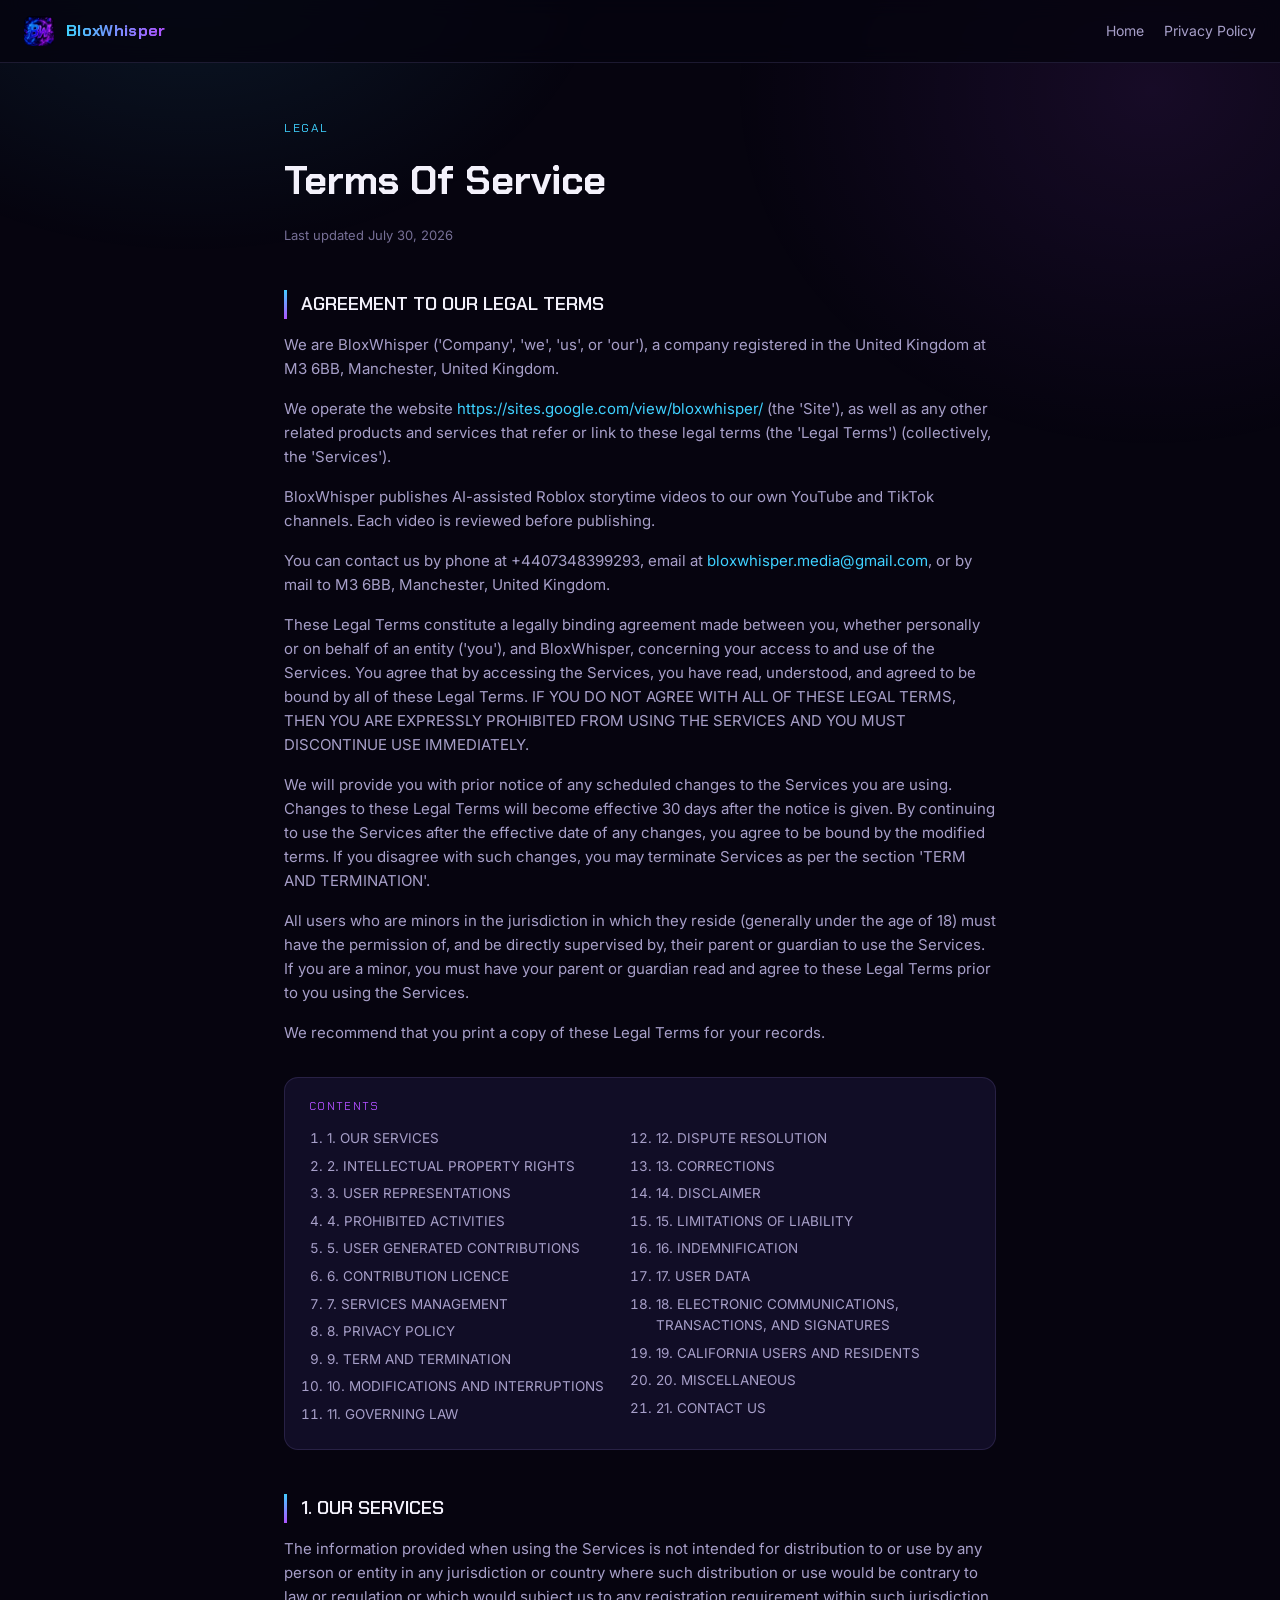
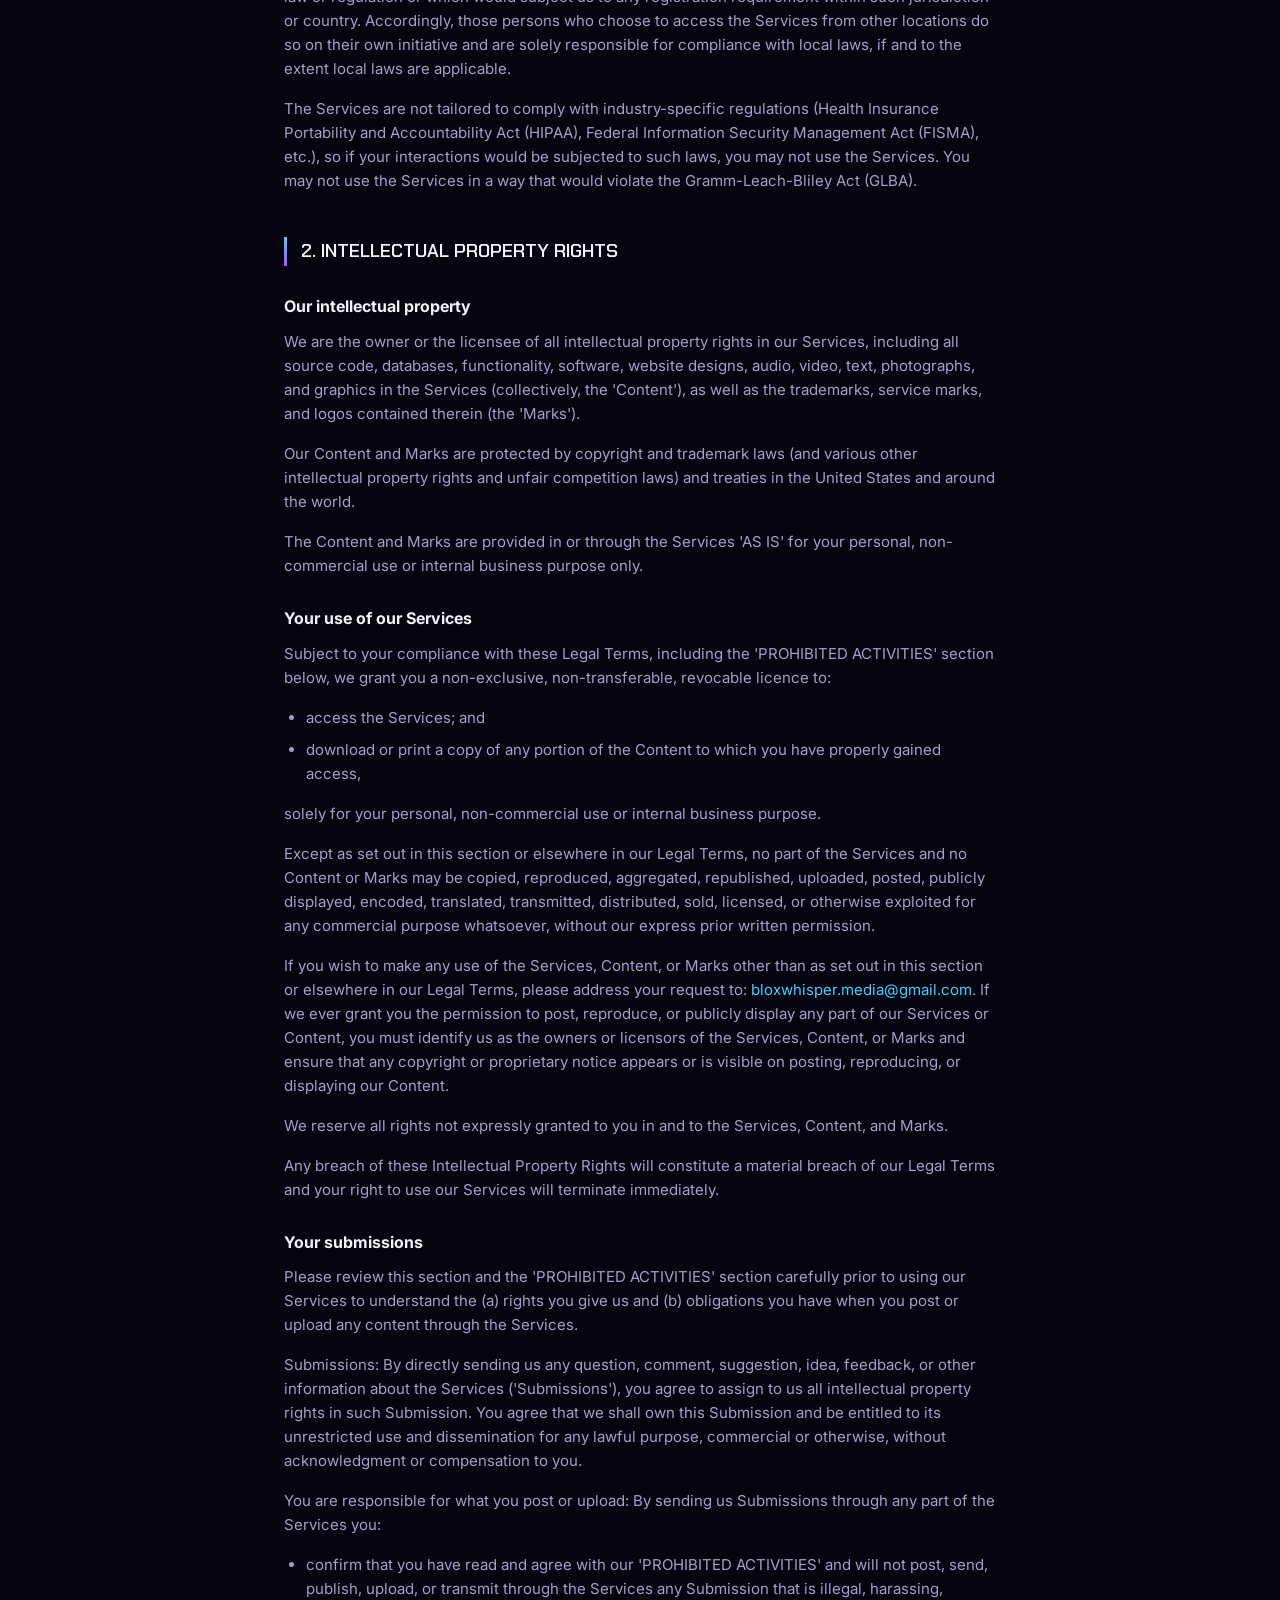
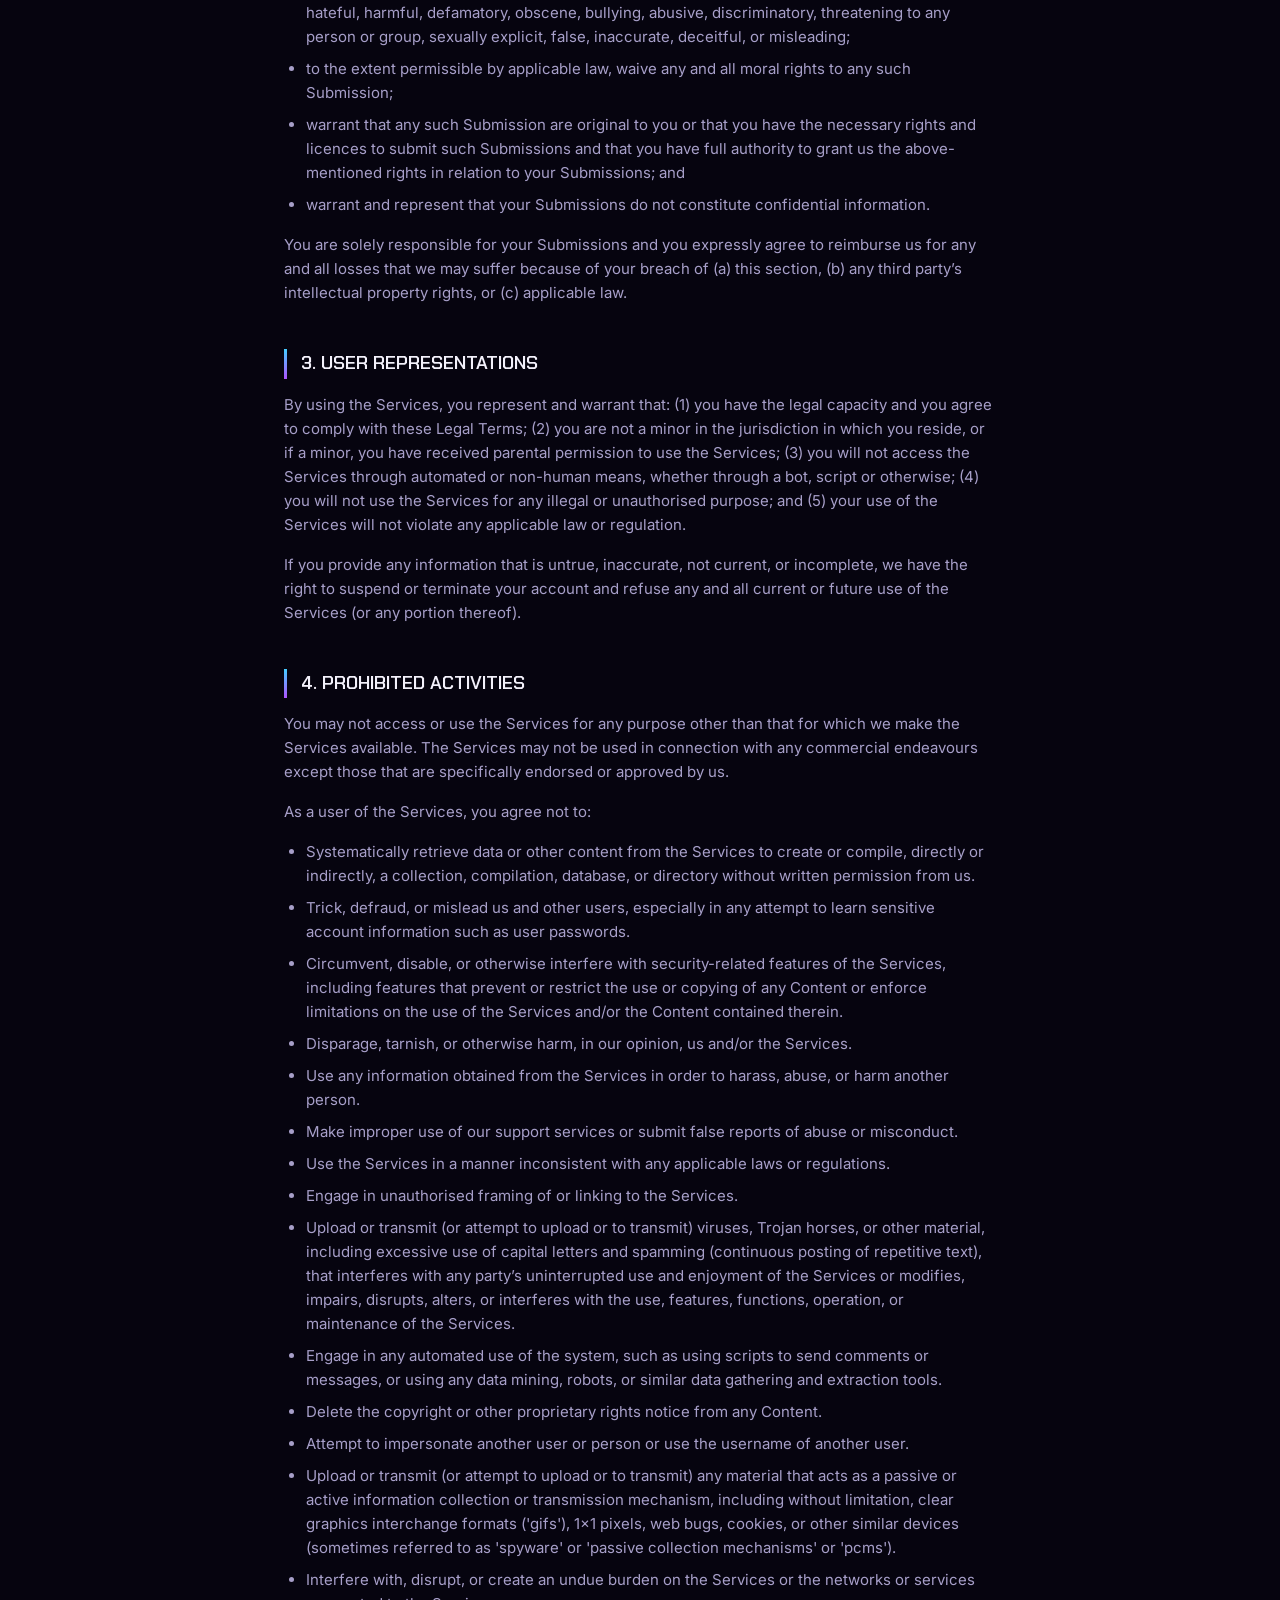
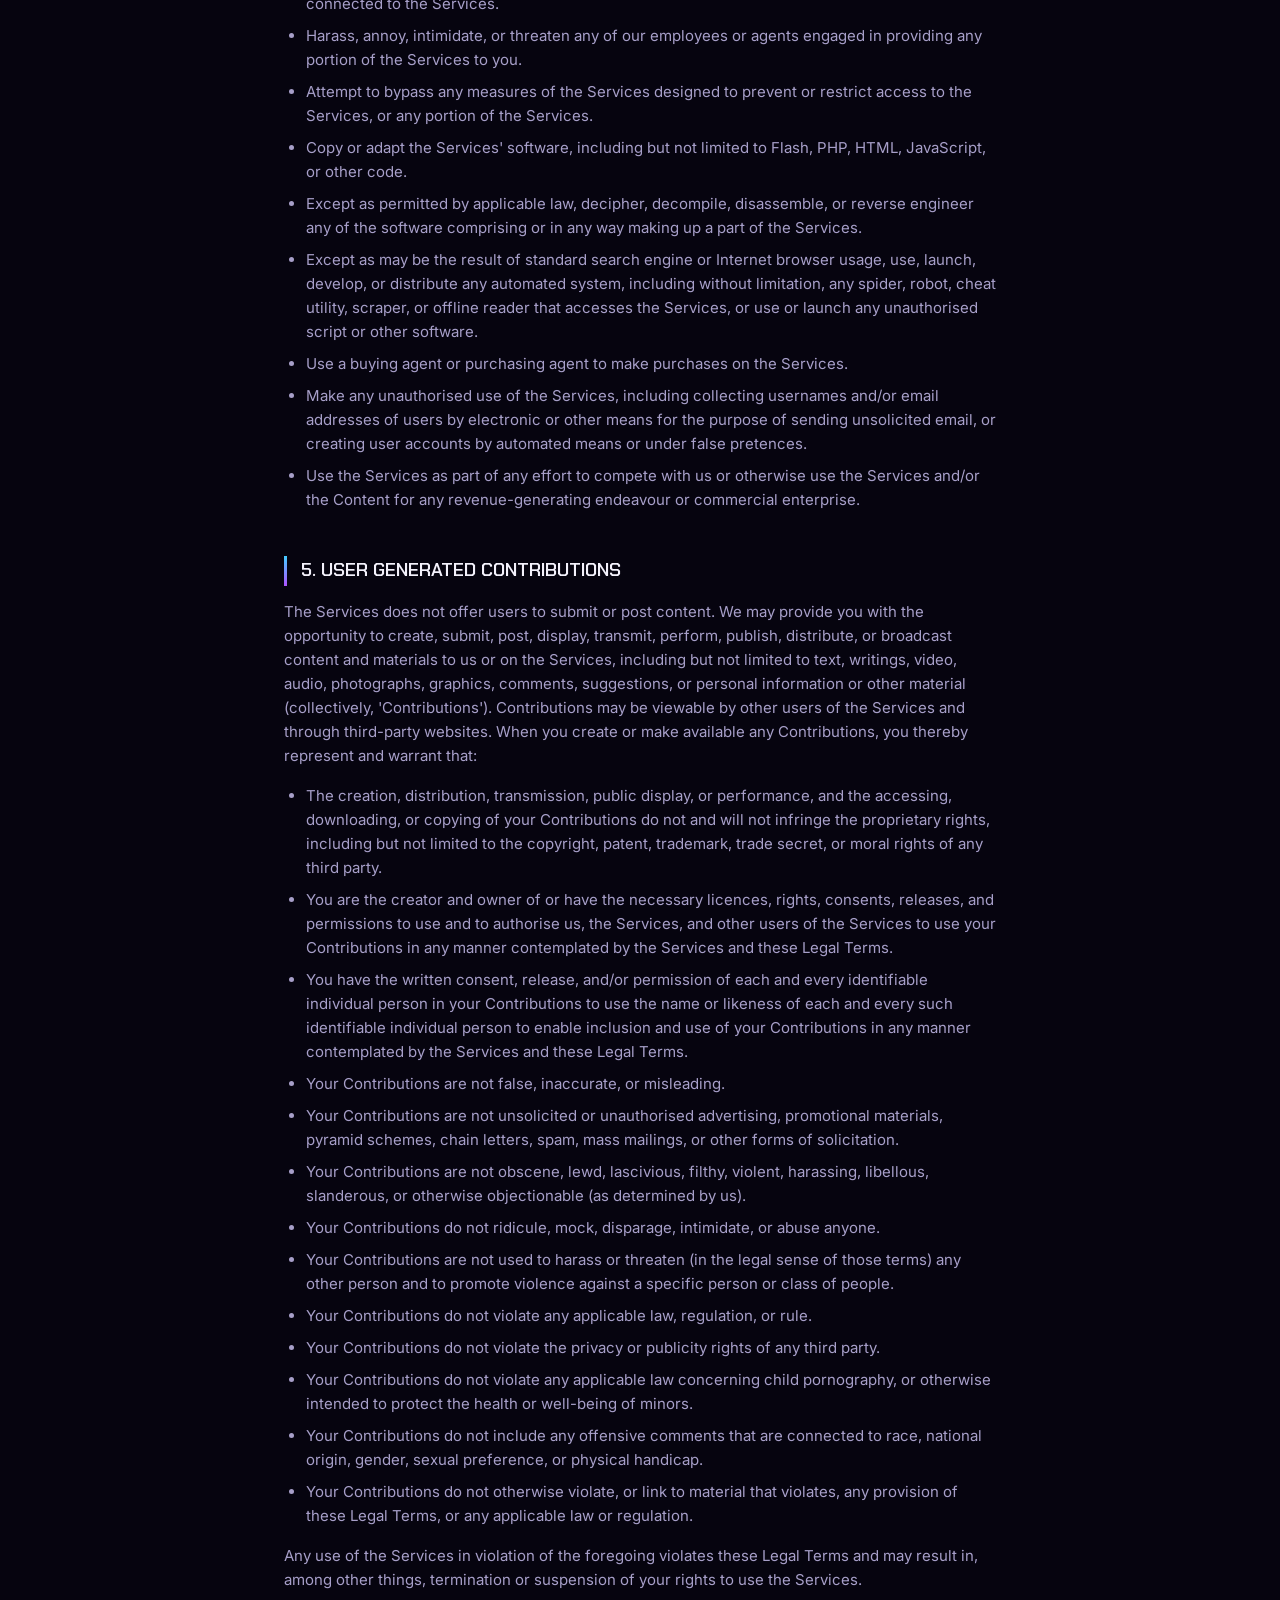
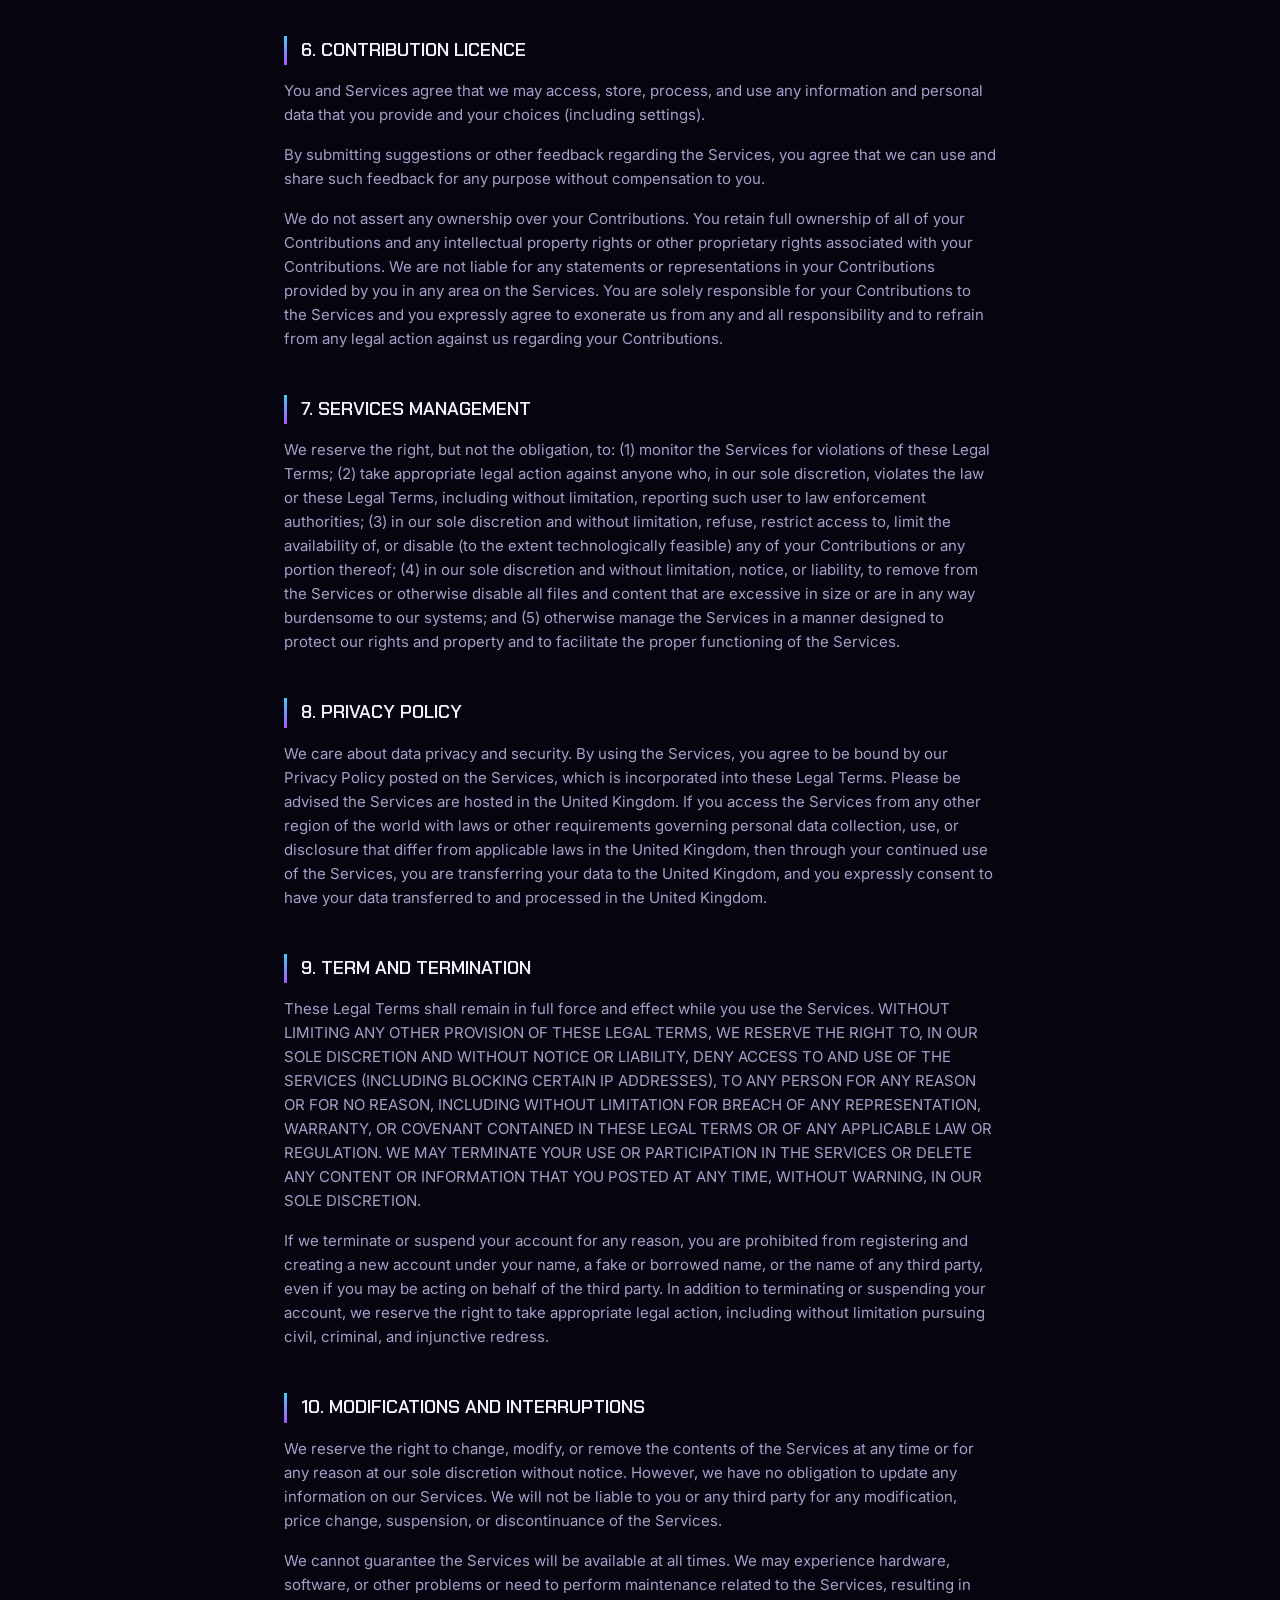
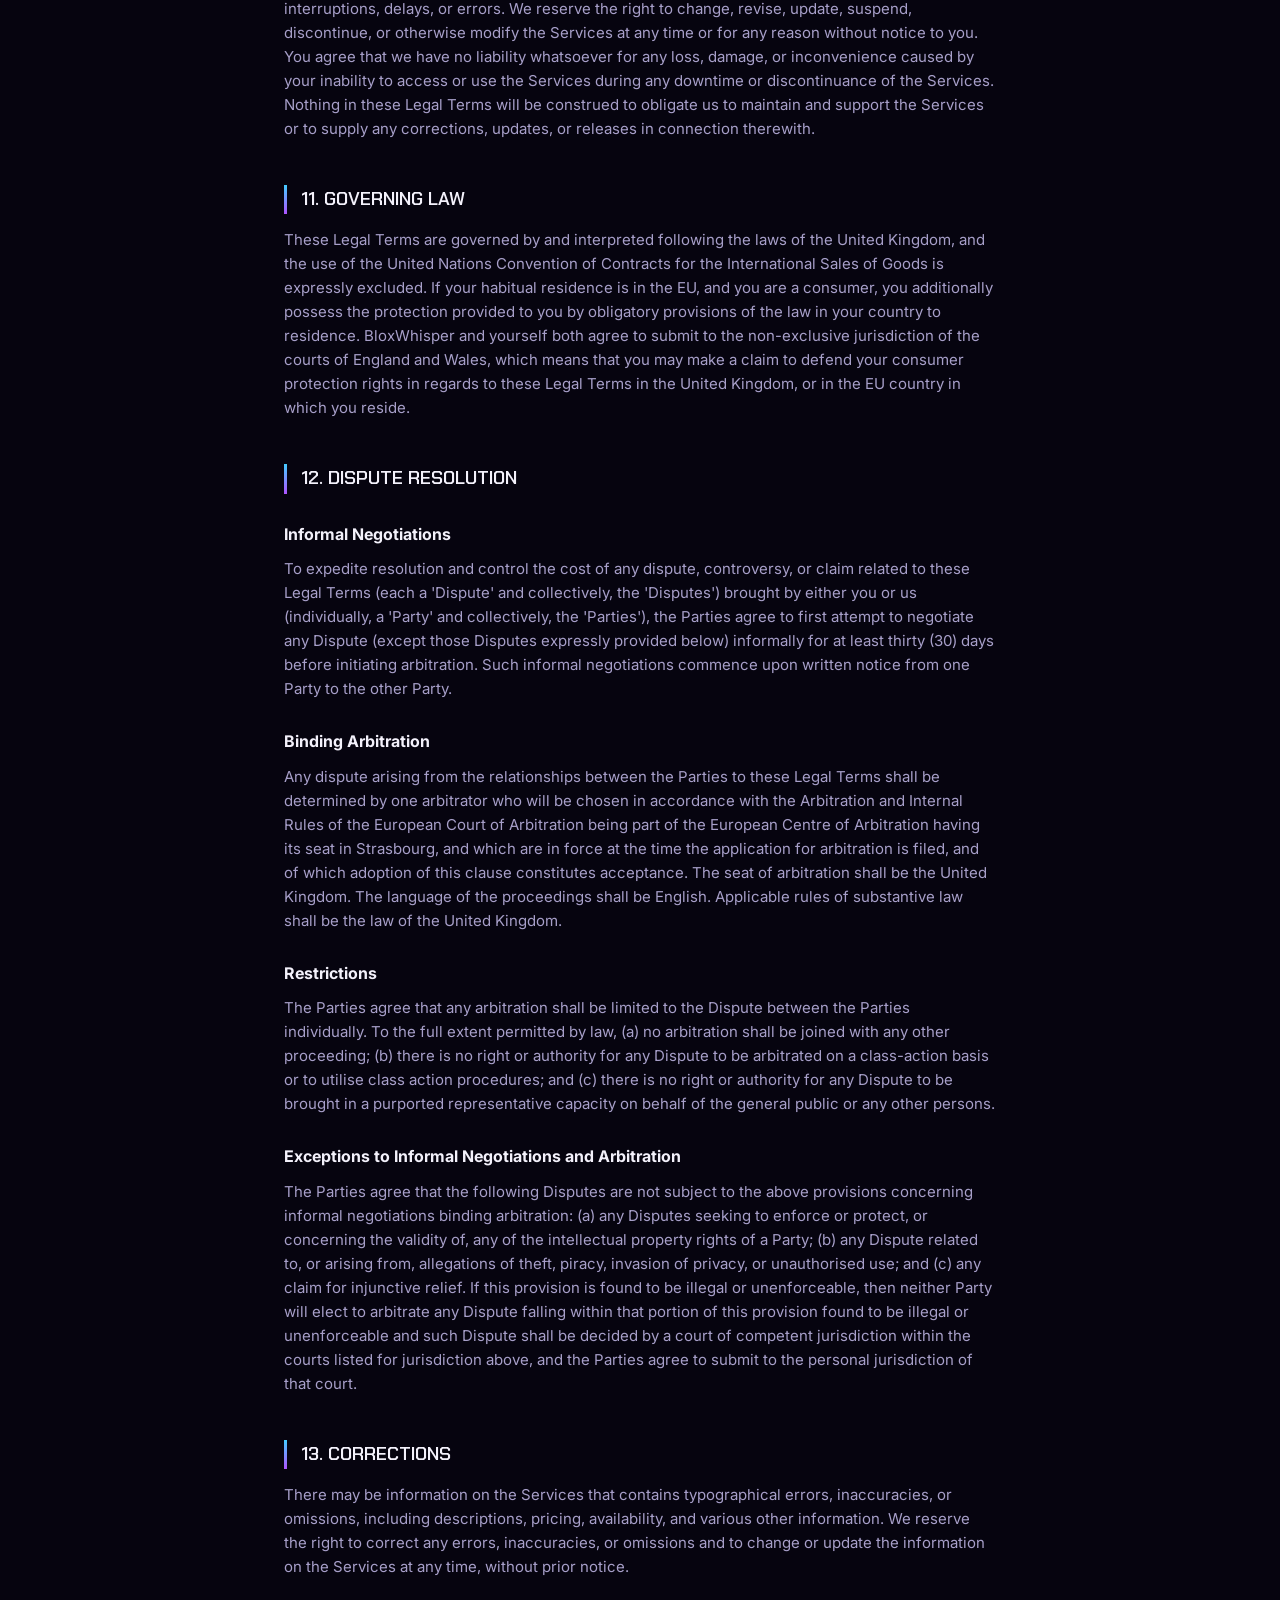
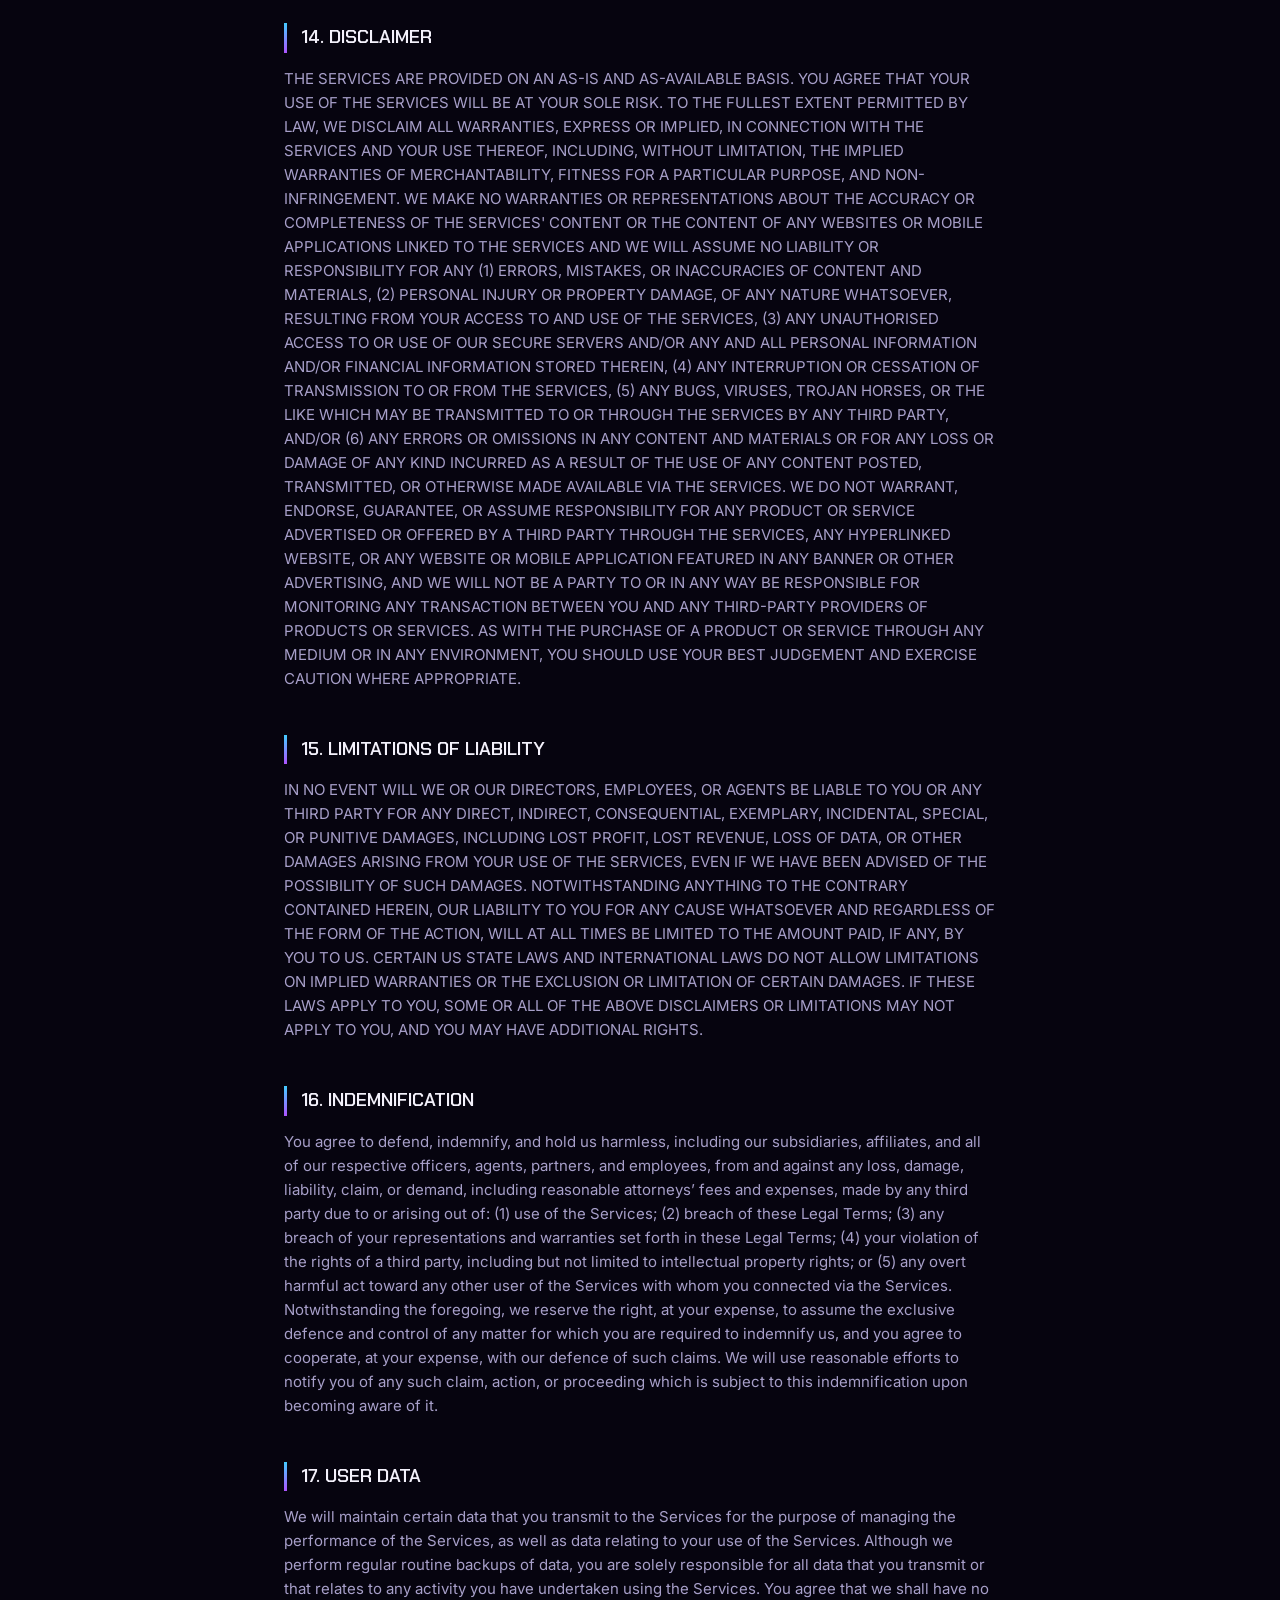
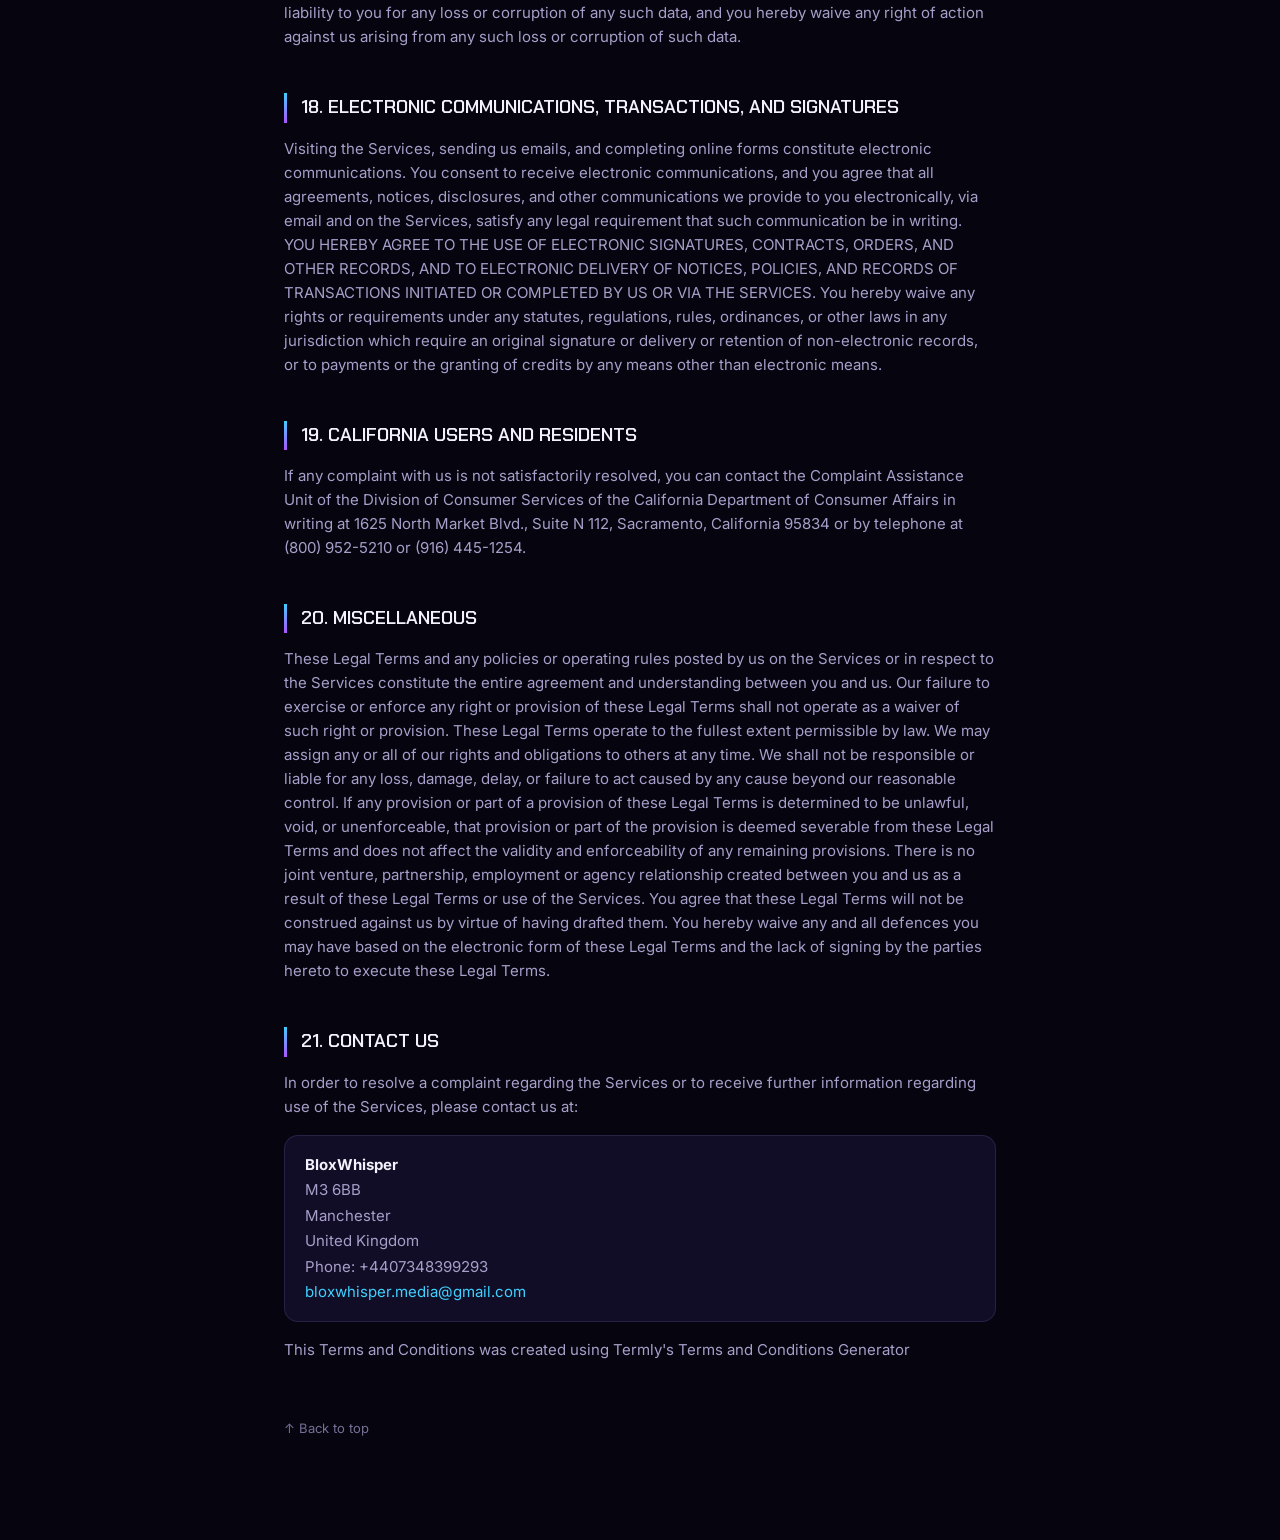
<file: terms.html>
<!DOCTYPE html>
<html lang="en">
<head>
<meta charset="UTF-8">
<meta name="viewport" content="width=device-width, initial-scale=1.0">
<title>Terms Of Service — BloxWhisper</title>
<link rel="icon" href="assets/logo.png">
<link rel="stylesheet" href="style.css">
</head>
<body>

<div class="topbar">
  <img src="assets/logo.png" alt="BloxWhisper logo">
  <span class="brand">BloxWhisper</span>
  <div class="spacer"></div>
  <nav>
    <a href="index.html">Home</a>
    <a href="privacy.html">Privacy Policy</a>
  </nav>
</div>

<main class="doc-page">
  <div class="doc-eyebrow">Legal</div>
  <h1>Terms Of Service</h1>
  <p class="updated">Last updated July 30, 2026</p>
  <div class="doc-body">
<h2 id="agreement-to-our-legal-terms">AGREEMENT TO OUR LEGAL TERMS</h2>
<p>We are BloxWhisper (&#x27;Company&#x27;, &#x27;we&#x27;, &#x27;us&#x27;, or &#x27;our&#x27;), a company registered in the United Kingdom at M3 6BB, Manchester, United Kingdom.</p>
<p>We operate the website <a href="https://sites.google.com/view/bloxwhisper/" target="_blank" rel="noopener">https://sites.google.com/view/bloxwhisper/</a> (the &#x27;Site&#x27;), as well as any other related products and services that refer or link to these legal terms (the &#x27;Legal Terms&#x27;) (collectively, the &#x27;Services&#x27;).</p>
<p>BloxWhisper publishes AI-assisted Roblox storytime videos to our own
YouTube and TikTok channels. Each video is reviewed before publishing.</p>
<p>You can contact us by phone at +4407348399293, email at <a href="mailto:bloxwhisper.media@gmail.com">bloxwhisper.media@gmail.com</a>, or by mail to M3 6BB, Manchester, United Kingdom.</p>
<p>These Legal Terms constitute a legally binding agreement made between you, whether personally or on behalf of an entity (&#x27;you&#x27;), and BloxWhisper, concerning your access to and use of the Services. You agree that by accessing the Services, you have read, understood, and agreed to be bound by all of these Legal Terms. IF YOU DO NOT AGREE WITH ALL OF THESE LEGAL TERMS, THEN YOU ARE EXPRESSLY PROHIBITED FROM USING THE SERVICES AND YOU MUST DISCONTINUE USE IMMEDIATELY.</p>
<p>We will provide you with prior notice of any scheduled changes to the Services you are using. Changes to these Legal Terms will become effective 30 days after the notice is given. By continuing to use the Services after the effective date of any changes, you agree to be bound by the modified terms. If you disagree with such changes, you may terminate Services as per the section &#x27;TERM AND TERMINATION&#x27;.</p>
<p>All users who are minors in the jurisdiction in which they reside (generally under the age of 18) must have the permission of, and be directly supervised by, their parent or guardian to use the Services. If you are a minor, you must have your parent or guardian read and agree to these Legal Terms prior to you using the Services.</p>
<p>We recommend that you print a copy of these Legal Terms for your records.</p>
<div class="doc-toc"><div class="eyebrow">Contents</div><ol><li><a href="#1-our-services">1. OUR SERVICES</a></li><li><a href="#2-intellectual-property-rights">2. INTELLECTUAL PROPERTY RIGHTS</a></li><li><a href="#3-user-representations">3. USER REPRESENTATIONS</a></li><li><a href="#4-prohibited-activities">4. PROHIBITED ACTIVITIES</a></li><li><a href="#5-user-generated-contributions">5. USER GENERATED CONTRIBUTIONS</a></li><li><a href="#6-contribution-licence">6. CONTRIBUTION LICENCE</a></li><li><a href="#7-services-management">7. SERVICES MANAGEMENT</a></li><li><a href="#8-privacy-policy">8. PRIVACY POLICY</a></li><li><a href="#9-term-and-termination">9. TERM AND TERMINATION</a></li><li><a href="#10-modifications-and-interruptions">10. MODIFICATIONS AND INTERRUPTIONS</a></li><li><a href="#11-governing-law">11. GOVERNING LAW</a></li><li><a href="#12-dispute-resolution">12. DISPUTE RESOLUTION</a></li><li><a href="#13-corrections">13. CORRECTIONS</a></li><li><a href="#14-disclaimer">14. DISCLAIMER</a></li><li><a href="#15-limitations-of-liability">15. LIMITATIONS OF LIABILITY</a></li><li><a href="#16-indemnification">16. INDEMNIFICATION</a></li><li><a href="#17-user-data">17. USER DATA</a></li><li><a href="#18-electronic-communications-transactions-and-signatures">18. ELECTRONIC COMMUNICATIONS, TRANSACTIONS, AND SIGNATURES</a></li><li><a href="#19-california-users-and-residents">19. CALIFORNIA USERS AND RESIDENTS</a></li><li><a href="#20-miscellaneous">20. MISCELLANEOUS</a></li><li><a href="#21-contact-us">21. CONTACT US</a></li></ol></div>
<h2 id="1-our-services">1. OUR SERVICES</h2>
<p>The information provided when using the Services is not intended for distribution to or use by any person or entity in any jurisdiction or country where such distribution or use would be contrary to law or regulation or which would subject us to any registration requirement within such jurisdiction or country. Accordingly, those persons who choose to access the Services from other locations do so on their own initiative and are solely responsible for compliance with local laws, if and to the extent local laws are applicable.</p>
<p>The Services are not tailored to comply with industry-specific regulations (Health Insurance Portability and Accountability Act (HIPAA), Federal Information Security Management Act (FISMA), etc.), so if your interactions would be subjected to such laws, you may not use the Services. You may not use the Services in a way that would violate the Gramm-Leach-Bliley Act (GLBA).</p>
<h2 id="2-intellectual-property-rights">2. INTELLECTUAL PROPERTY RIGHTS</h2>
<h3>Our intellectual property</h3>
<p>We are the owner or the licensee of all intellectual property rights in our Services, including all source code, databases, functionality, software, website designs, audio, video, text, photographs, and graphics in the Services (collectively, the &#x27;Content&#x27;), as well as the trademarks, service marks, and logos contained therein (the &#x27;Marks&#x27;).</p>
<p>Our Content and Marks are protected by copyright and trademark laws (and various other intellectual property rights and unfair competition laws) and treaties in the United States and around the world.</p>
<p>The Content and Marks are provided in or through the Services &#x27;AS IS&#x27; for your personal, non-commercial use or internal business purpose only.</p>
<h3>Your use of our Services</h3>
<p>Subject to your compliance with these Legal Terms, including the &#x27;PROHIBITED ACTIVITIES&#x27; section below, we grant you a non-exclusive, non-transferable, revocable licence to:</p>
<ul><li>access the Services; and</li><li>download or print a copy of any portion of the Content to which you have properly gained access,</li></ul>
<p>solely for your personal, non-commercial use or internal business purpose.</p>
<p>Except as set out in this section or elsewhere in our Legal Terms, no part of the Services and no Content or Marks may be copied, reproduced,
aggregated, republished, uploaded, posted, publicly displayed, encoded,
translated, transmitted, distributed, sold, licensed, or otherwise exploited
for any commercial purpose whatsoever, without our express prior written
permission.</p>
<p>If you wish to make any use of the Services, Content, or Marks other than as set out in this section or elsewhere in our Legal Terms, please address your request to: <a href="mailto:bloxwhisper.media@gmail.com">bloxwhisper.media@gmail.com</a>. If we ever grant you the permission to post, reproduce, or publicly display any part of our Services or Content, you must identify us as the owners or licensors of the Services, Content, or Marks and ensure that any copyright or proprietary notice appears or is visible on posting, reproducing, or displaying our Content.</p>
<p>We reserve all rights not expressly granted to you in and to the Services, Content, and Marks.</p>
<p>Any breach of these Intellectual Property Rights will constitute a material breach of our Legal Terms and your right to use our Services will terminate immediately.</p>
<h3>Your submissions</h3>
<p>Please review this section and the &#x27;PROHIBITED ACTIVITIES&#x27; section carefully prior to using our Services to understand the (a) rights you give us and (b) obligations you have when you post or upload any content through the Services.</p>
<p>Submissions: By directly sending us any question, comment, suggestion, idea, feedback, or other information about the Services (&#x27;Submissions&#x27;), you agree to assign to us all intellectual property rights in such Submission. You agree that we shall own this Submission and be entitled to its unrestricted use and dissemination for any lawful purpose, commercial or otherwise, without acknowledgment or compensation to you.</p>
<p>You are responsible for what you post or upload: By sending us Submissions through any part of the Services you:</p>
<ul><li>confirm that you have read and agree with our &#x27;PROHIBITED ACTIVITIES&#x27; and will not post, send, publish, upload, or transmit through the Services any Submission that is illegal, harassing, hateful, harmful, defamatory, obscene, bullying, abusive, discriminatory, threatening to any person or group, sexually explicit, false, inaccurate, deceitful, or misleading;</li><li>to the extent permissible by applicable law, waive any and all moral rights to any such Submission;</li><li>warrant that any such Submission are original to you or that you have the necessary rights and licences to submit such Submissions and that you have full authority to grant us the above-mentioned rights in relation to your Submissions; and</li><li>warrant and represent that your Submissions do not constitute confidential information.</li></ul>
<p>You are solely responsible for your Submissions and you expressly agree to reimburse us for any and all losses that we may suffer because of your breach of (a) this section, (b) any third party’s intellectual property rights, or (c) applicable law.</p>
<h2 id="3-user-representations">3. USER REPRESENTATIONS</h2>
<p>By using the Services, you represent and warrant that: (1) you have the legal capacity and you agree to comply with these Legal Terms; (2) you are not a
minor in the jurisdiction in which you reside, or if a minor, you have
received parental permission to use the Services; (3) you will not access the Services through automated or non-human means, whether through a bot, script or
otherwise; (4) you will not use the Services for any illegal or unauthorised purpose; and (5) your use of the Services will not violate any applicable law or regulation.</p>
<p>If you provide any information that is untrue, inaccurate, not current, or incomplete, we have the right to suspend or terminate your account and refuse any and all current or future use of the Services (or any portion thereof).</p>
<h2 id="4-prohibited-activities">4. PROHIBITED ACTIVITIES</h2>
<p>You may not access or use the Services for any purpose other than that for which we make the Services available. The Services may not be used in connection with any commercial endeavours except those that are specifically endorsed or approved by us.</p>
<p>As a user of the Services, you agree not to:</p>
<ul><li>Systematically retrieve data or other content from the Services to create or compile, directly or indirectly, a collection, compilation, database, or directory without written permission from us.</li><li>Trick, defraud, or mislead us and other users, especially in any attempt to learn sensitive account information such as user passwords.</li><li>Circumvent, disable, or otherwise interfere with security-related features of the Services, including features that prevent or restrict the use or copying of any Content or enforce limitations on the use of the Services and/or the Content contained therein.</li><li>Disparage, tarnish, or otherwise harm, in our opinion, us and/or the Services.</li><li>Use any information obtained from the Services in order to harass, abuse, or harm another person.</li><li>Make improper use of our support services or submit false reports of abuse or misconduct.</li><li>Use the Services in a manner inconsistent with any applicable laws or regulations.</li><li>Engage in unauthorised framing of or linking to the Services.</li><li>Upload or transmit (or attempt to upload or to transmit) viruses, Trojan horses, or other material, including excessive use of capital letters and spamming (continuous posting of repetitive text), that interferes with any party’s uninterrupted use and enjoyment of the Services or modifies, impairs, disrupts, alters, or interferes with the use, features, functions, operation, or maintenance of the Services.</li><li>Engage in any automated use of the system, such as using scripts to send comments or messages, or using any data mining, robots, or similar data gathering and extraction tools.</li><li>Delete the copyright or other proprietary rights notice from any Content.</li><li>Attempt to impersonate another user or person or use the username of another user.</li><li>Upload or transmit (or attempt to upload or to transmit) any material that acts as a passive or active information collection or transmission mechanism, including without limitation, clear graphics interchange formats (&#x27;gifs&#x27;), 1×1 pixels, web bugs, cookies, or other similar devices (sometimes referred to as &#x27;spyware&#x27; or &#x27;passive collection mechanisms&#x27; or &#x27;pcms&#x27;).</li><li>Interfere with, disrupt, or create an undue burden on the Services or the networks or services connected to the Services.</li><li>Harass, annoy, intimidate, or threaten any of our employees or agents engaged in providing any portion of the Services to you.</li><li>Attempt to bypass any measures of the Services designed to prevent or restrict access to the Services, or any portion of the Services.</li><li>Copy or adapt the Services&#x27; software, including but not limited to Flash, PHP, HTML, JavaScript, or other code.</li><li>Except as permitted by applicable law, decipher, decompile, disassemble, or reverse engineer any of the software comprising or in any way making up a part of the Services.</li><li>Except as may be the result of standard search engine or Internet browser usage, use, launch, develop, or distribute any automated system, including without limitation, any spider, robot, cheat utility, scraper, or offline reader that accesses the Services, or use or launch any unauthorised script or other software.</li><li>Use a buying agent or purchasing agent to make purchases on the Services.</li><li>Make any unauthorised use of the Services, including collecting usernames and/or email addresses of users by electronic or other means for the purpose of sending unsolicited email, or creating user accounts by automated means or under false pretences.</li><li>Use the Services as part of any effort to compete with us or otherwise use the Services and/or the Content for any revenue-generating endeavour or commercial enterprise.</li></ul>
<h2 id="5-user-generated-contributions">5. USER GENERATED CONTRIBUTIONS</h2>
<p>The Services does not offer users to submit or post content. We may provide you with the opportunity to create, submit, post, display, transmit, perform, publish, distribute, or broadcast content and materials to us or on the Services, including but not limited to text, writings, video, audio, photographs, graphics, comments, suggestions, or personal information or other material (collectively, &#x27;Contributions&#x27;). Contributions may be viewable by other users of the Services and through third-party websites. When you create or make available any Contributions, you thereby represent and warrant that:</p>
<ul><li>The creation, distribution, transmission, public display, or performance, and the accessing, downloading, or copying of your Contributions do not and will not infringe the proprietary rights, including but not limited to the copyright, patent, trademark, trade secret, or moral rights of any third party.</li><li>You are the creator and owner of or have the necessary licences, rights, consents, releases, and permissions to use and to authorise us, the Services, and other users of the Services to use your Contributions in any manner contemplated by the Services and these Legal Terms.</li><li>You have the written consent, release, and/or permission of each and every identifiable individual person in your Contributions to use the name or likeness of each and every such identifiable individual person to enable inclusion and use of your Contributions in any manner contemplated by the Services and these Legal Terms.</li><li>Your Contributions are not false, inaccurate, or misleading.</li><li>Your Contributions are not unsolicited or unauthorised advertising, promotional materials, pyramid schemes, chain letters, spam, mass mailings, or other forms of solicitation.</li><li>Your Contributions are not obscene, lewd, lascivious, filthy, violent, harassing, libellous, slanderous, or otherwise objectionable (as determined by us).</li><li>Your Contributions do not ridicule, mock, disparage, intimidate, or abuse anyone.</li><li>Your Contributions are not used to harass or threaten (in the legal sense of those terms) any other person and to promote violence against a specific person or class of people.</li><li>Your Contributions do not violate any applicable law, regulation, or rule.</li><li>Your Contributions do not violate the privacy or publicity rights of any third party.</li><li>Your Contributions do not violate any applicable law concerning child pornography, or otherwise intended to protect the health or well-being of minors.</li><li>Your Contributions do not include any offensive comments that are connected to race, national origin, gender, sexual preference, or physical handicap.</li><li>Your Contributions do not otherwise violate, or link to material that violates, any provision of these Legal Terms, or any applicable law or regulation.</li></ul>
<p>Any use of the Services in violation of the foregoing violates these Legal Terms and may result in, among other things, termination or suspension of your rights to use the Services.</p>
<h2 id="6-contribution-licence">6. CONTRIBUTION LICENCE</h2>
<p>You and Services agree that we may access, store, process, and use any information and personal data that you provide and your choices (including settings).</p>
<p>By submitting suggestions or other feedback regarding the Services, you agree that we can use and share such feedback for any purpose without compensation to you.</p>
<p>We do not assert any ownership over your Contributions. You retain full ownership of all of your Contributions and any intellectual property rights or other proprietary rights associated with your Contributions. We are not liable for any statements or representations in your Contributions provided by you in any area on the Services. You are solely responsible for your Contributions to the Services and you expressly agree to exonerate us from any and all responsibility and to refrain from any legal action against us regarding your Contributions.</p>
<h2 id="7-services-management">7. SERVICES MANAGEMENT</h2>
<p>We reserve the right, but not the obligation, to: (1) monitor the Services for violations of these Legal Terms; (2) take appropriate legal action against anyone who, in our sole discretion, violates the law or these Legal Terms, including without limitation, reporting such user to law enforcement authorities; (3) in our sole discretion and without limitation, refuse, restrict access to, limit the availability of, or disable (to the extent technologically feasible) any of your Contributions or any portion thereof; (4) in our sole discretion and without limitation, notice, or liability, to remove from the Services or otherwise disable all files and content that are excessive in size or are in any way burdensome to our systems; and (5) otherwise manage the Services in a manner designed to protect our rights and property and to facilitate the proper functioning of the Services.</p>
<h2 id="8-privacy-policy">8. PRIVACY POLICY</h2>
<p>We care about data privacy and security. By using the Services, you agree to be bound by our Privacy Policy posted on the Services, which is incorporated into these Legal Terms. Please be advised the Services are hosted in the United Kingdom. If you access the Services from any other region of the world with laws or other requirements governing personal data collection, use, or disclosure that differ from applicable laws in the United Kingdom, then through your continued use of the Services, you are transferring your data to the United Kingdom, and you expressly consent to have your data transferred to and processed in the United Kingdom.</p>
<h2 id="9-term-and-termination">9. TERM AND TERMINATION</h2>
<p>These Legal Terms shall remain in full force and effect while you use the Services. WITHOUT LIMITING ANY OTHER PROVISION OF THESE LEGAL TERMS, WE RESERVE THE RIGHT TO, IN OUR SOLE DISCRETION AND WITHOUT NOTICE OR LIABILITY, DENY ACCESS TO AND USE OF THE SERVICES (INCLUDING BLOCKING CERTAIN IP ADDRESSES), TO ANY PERSON FOR ANY REASON OR FOR NO REASON, INCLUDING WITHOUT LIMITATION FOR BREACH OF ANY REPRESENTATION, WARRANTY, OR COVENANT CONTAINED IN THESE LEGAL TERMS OR OF ANY APPLICABLE LAW OR REGULATION. WE MAY TERMINATE YOUR USE OR PARTICIPATION IN THE SERVICES OR DELETE ANY CONTENT OR INFORMATION THAT YOU POSTED AT ANY TIME, WITHOUT WARNING, IN OUR SOLE DISCRETION.</p>
<p>If we terminate or suspend your account for any reason, you are prohibited from registering and creating a new account under your name, a fake or borrowed name, or the name of any third party, even if you may be acting on behalf of the third party. In addition to terminating or suspending your account, we reserve the right to take appropriate legal action, including without limitation pursuing civil, criminal, and injunctive redress.</p>
<h2 id="10-modifications-and-interruptions">10. MODIFICATIONS AND INTERRUPTIONS</h2>
<p>We reserve the right to change, modify, or remove the contents of the Services at any time or for any reason at our sole discretion without notice. However, we have no obligation to update any information on our Services. We will not be liable to you or any third party for any modification, price change, suspension, or discontinuance of the Services.</p>
<p>We cannot guarantee the Services will be available at all times. We may experience hardware, software, or other problems or need to perform maintenance related to the Services, resulting in interruptions, delays, or errors. We reserve the right to change, revise, update, suspend, discontinue, or otherwise modify the Services at any time or for any reason without notice to you. You agree that we have no liability whatsoever for any loss, damage, or inconvenience caused by your inability to access or use the Services during any downtime or discontinuance of the Services. Nothing in these Legal Terms will be construed to obligate us to maintain and support the Services or to supply any corrections, updates, or releases in connection therewith.</p>
<h2 id="11-governing-law">11. GOVERNING LAW</h2>
<p>These Legal Terms are governed by and interpreted following the laws of the United Kingdom, and the use of the United Nations Convention of Contracts for the International Sales of Goods is expressly excluded. If your habitual residence is in the EU, and you are a consumer, you additionally possess the protection provided to you by obligatory provisions of the law in your country to residence. BloxWhisper and yourself both agree to submit to the non-exclusive jurisdiction of the courts of England and Wales, which means that you may make a claim to defend your consumer protection rights in regards to these Legal Terms in the United Kingdom, or in the EU country in which you reside.</p>
<h2 id="12-dispute-resolution">12. DISPUTE RESOLUTION</h2>
<h3>Informal Negotiations</h3>
<p>To expedite resolution and control the cost of any dispute, controversy, or claim related to these Legal Terms (each a &#x27;Dispute&#x27; and collectively, the &#x27;Disputes&#x27;) brought by either you or us (individually, a &#x27;Party&#x27; and collectively, the &#x27;Parties&#x27;), the Parties agree to first attempt to negotiate any Dispute (except those Disputes expressly provided below) informally for at least thirty (30) days before initiating arbitration. Such informal negotiations commence upon written notice from one Party to the other Party.</p>
<h3>Binding Arbitration</h3>
<p>Any dispute arising from the relationships between the Parties to these Legal Terms shall be determined by one arbitrator who will be chosen in accordance with the Arbitration and Internal Rules of the European Court of Arbitration being part of the European Centre of Arbitration having its seat in Strasbourg, and which are in force at the time the application for arbitration is filed, and of which adoption of this clause constitutes acceptance. The seat of arbitration shall be the United Kingdom. The language of the proceedings shall be English. Applicable rules of substantive law shall be the law of the United Kingdom.</p>
<h3>Restrictions</h3>
<p>The Parties agree that any arbitration shall be limited to the Dispute between the Parties individually. To the full extent permitted by law, (a) no arbitration shall be joined with any other proceeding; (b) there is no right or authority for any Dispute to be arbitrated on a class-action basis or to utilise class action procedures; and (c) there is no right or authority for any Dispute to be brought in a purported representative capacity on behalf of the general public or any other persons.</p>
<h3>Exceptions to Informal Negotiations and Arbitration</h3>
<p>The Parties agree that the following Disputes are not subject to the above provisions concerning informal negotiations binding arbitration: (a) any Disputes seeking to enforce or protect, or concerning the validity of, any of the intellectual property rights of a Party; (b) any Dispute related to, or arising from, allegations of theft, piracy, invasion of privacy, or unauthorised use; and (c) any claim for injunctive relief. If this provision is found to be illegal or unenforceable, then neither Party will elect to arbitrate any Dispute falling within that portion of this provision found to be illegal or unenforceable and such Dispute shall be decided by a court of competent jurisdiction within the courts listed for jurisdiction above, and the Parties agree to submit to the personal jurisdiction of that court.</p>
<h2 id="13-corrections">13. CORRECTIONS</h2>
<p>There may be information on the Services that contains typographical errors, inaccuracies, or omissions, including descriptions, pricing, availability, and various other information. We reserve the right to correct any errors, inaccuracies, or omissions and to change or update the information on the Services at any time, without prior notice.</p>
<h2 id="14-disclaimer">14. DISCLAIMER</h2>
<p>THE SERVICES ARE PROVIDED ON AN AS-IS AND AS-AVAILABLE BASIS. YOU AGREE THAT YOUR USE OF THE SERVICES WILL BE AT YOUR SOLE RISK. TO THE FULLEST EXTENT PERMITTED BY LAW, WE DISCLAIM ALL WARRANTIES, EXPRESS OR IMPLIED, IN CONNECTION WITH THE SERVICES AND YOUR USE THEREOF, INCLUDING, WITHOUT LIMITATION, THE IMPLIED WARRANTIES OF MERCHANTABILITY, FITNESS FOR A PARTICULAR PURPOSE, AND NON-INFRINGEMENT. WE MAKE NO WARRANTIES OR REPRESENTATIONS ABOUT THE ACCURACY OR COMPLETENESS OF THE SERVICES&#x27; CONTENT OR THE CONTENT OF ANY WEBSITES OR MOBILE APPLICATIONS LINKED TO THE SERVICES AND WE WILL ASSUME NO LIABILITY OR RESPONSIBILITY FOR ANY (1) ERRORS, MISTAKES, OR INACCURACIES OF CONTENT AND MATERIALS, (2) PERSONAL INJURY OR PROPERTY DAMAGE, OF ANY NATURE WHATSOEVER, RESULTING FROM YOUR ACCESS TO AND USE OF THE SERVICES, (3) ANY UNAUTHORISED ACCESS TO OR USE OF OUR SECURE SERVERS AND/OR ANY AND ALL PERSONAL INFORMATION AND/OR FINANCIAL INFORMATION STORED THEREIN, (4) ANY INTERRUPTION OR CESSATION OF TRANSMISSION TO OR FROM THE SERVICES, (5) ANY BUGS, VIRUSES, TROJAN HORSES, OR THE LIKE WHICH MAY BE TRANSMITTED TO OR THROUGH THE SERVICES BY ANY THIRD PARTY, AND/OR (6) ANY ERRORS OR OMISSIONS IN ANY CONTENT AND MATERIALS OR FOR ANY LOSS OR DAMAGE OF ANY KIND INCURRED AS A RESULT OF THE USE OF ANY CONTENT POSTED, TRANSMITTED, OR OTHERWISE MADE AVAILABLE VIA THE SERVICES. WE DO NOT WARRANT, ENDORSE, GUARANTEE, OR ASSUME RESPONSIBILITY FOR ANY PRODUCT OR SERVICE ADVERTISED OR OFFERED BY A THIRD PARTY THROUGH THE SERVICES, ANY HYPERLINKED WEBSITE, OR ANY WEBSITE OR MOBILE APPLICATION FEATURED IN ANY BANNER OR OTHER ADVERTISING, AND WE WILL NOT BE A PARTY TO OR IN ANY WAY BE RESPONSIBLE FOR MONITORING ANY TRANSACTION BETWEEN YOU AND ANY THIRD-PARTY PROVIDERS OF PRODUCTS OR SERVICES. AS WITH THE PURCHASE OF A PRODUCT OR SERVICE THROUGH ANY MEDIUM OR IN ANY ENVIRONMENT, YOU SHOULD USE YOUR BEST JUDGEMENT AND EXERCISE CAUTION WHERE APPROPRIATE.</p>
<h2 id="15-limitations-of-liability">15. LIMITATIONS OF LIABILITY</h2>
<p>IN NO EVENT WILL WE OR OUR DIRECTORS, EMPLOYEES, OR AGENTS BE LIABLE TO YOU OR ANY THIRD PARTY FOR ANY DIRECT, INDIRECT, CONSEQUENTIAL, EXEMPLARY, INCIDENTAL, SPECIAL, OR PUNITIVE DAMAGES, INCLUDING LOST PROFIT, LOST REVENUE, LOSS OF DATA, OR OTHER DAMAGES ARISING FROM YOUR USE OF THE SERVICES, EVEN IF WE HAVE BEEN ADVISED OF THE POSSIBILITY OF SUCH DAMAGES. NOTWITHSTANDING ANYTHING TO THE CONTRARY CONTAINED HEREIN, OUR LIABILITY TO YOU FOR ANY CAUSE WHATSOEVER AND REGARDLESS OF THE FORM OF THE ACTION, WILL AT ALL TIMES BE LIMITED TO THE
AMOUNT PAID, IF ANY, BY YOU TO US. CERTAIN US STATE LAWS AND INTERNATIONAL LAWS DO NOT ALLOW LIMITATIONS ON IMPLIED WARRANTIES OR THE EXCLUSION OR LIMITATION OF CERTAIN DAMAGES. IF THESE LAWS APPLY TO YOU, SOME OR ALL OF THE ABOVE DISCLAIMERS OR LIMITATIONS MAY NOT APPLY TO YOU, AND YOU MAY HAVE ADDITIONAL RIGHTS.</p>
<h2 id="16-indemnification">16. INDEMNIFICATION</h2>
<p>You agree to
defend, indemnify, and hold us harmless, including our subsidiaries,
affiliates, and all of our respective officers, agents, partners, and
employees, from and against any loss, damage, liability, claim, or demand, including
reasonable attorneys’ fees and expenses, made by any third party due to or
arising out of: (1) use of the Services; (2) breach of these Legal Terms; (3) any breach of your representations and warranties set forth in these Legal Terms; (4) your violation of the rights of a third party, including but not limited to intellectual property rights; or (5) any overt harmful act toward any other user of the Services with whom you connected via the Services. Notwithstanding the foregoing, we reserve the right, at your expense, to assume the exclusive defence and control of any matter for which you are required to indemnify us, and you agree to cooperate, at your expense, with our defence of such claims. We will use reasonable efforts to notify you of any such claim, action, or proceeding which is subject to this indemnification upon becoming aware of it.</p>
<h2 id="17-user-data">17. USER DATA</h2>
<p>We will maintain
certain data that you transmit to the Services for the purpose of managing the
performance of the Services, as well as data relating to your use of the Services. Although we perform regular routine backups
of data, you are solely responsible for all data that you transmit or that
relates to any activity you have undertaken using the Services. You agree
that we shall have no liability to you for any loss or corruption of any such
data, and you hereby waive any right of action against us arising from any such
loss or corruption of such data.</p>
<h2 id="18-electronic-communications-transactions-and-signatures">18. ELECTRONIC COMMUNICATIONS, TRANSACTIONS, AND SIGNATURES</h2>
<p>Visiting the Services, sending us emails, and completing online forms constitute electronic communications. You consent to receive electronic communications, and you agree that all agreements, notices, disclosures, and other communications we provide to you electronically, via email and on the Services, satisfy any legal requirement that such communication be in writing. YOU HEREBY AGREE TO THE USE OF ELECTRONIC SIGNATURES, CONTRACTS, ORDERS, AND OTHER RECORDS, AND TO ELECTRONIC DELIVERY OF NOTICES, POLICIES, AND RECORDS OF TRANSACTIONS INITIATED OR COMPLETED BY US OR VIA THE SERVICES. You hereby waive any rights or requirements under any statutes, regulations, rules, ordinances, or other laws in any jurisdiction which require an original signature or delivery or retention of non-electronic records, or to payments or the granting of credits by any means other than electronic means.</p>
<h2 id="19-california-users-and-residents">19. CALIFORNIA USERS AND RESIDENTS</h2>
<p>If any complaint
with us is not satisfactorily resolved, you can contact the Complaint
Assistance Unit of the Division of Consumer Services of the California
Department of Consumer Affairs in writing at 1625 North Market Blvd., Suite N
112, Sacramento, California 95834 or by telephone at (800) 952-5210 or (916)
445-1254.</p>
<h2 id="20-miscellaneous">20. MISCELLANEOUS</h2>
<p>These Legal Terms and any policies or operating rules posted by us on the Services or in respect to the Services constitute the entire agreement and understanding between you and us. Our failure to exercise or enforce any right or provision of these Legal Terms shall not operate as a waiver of such right or provision. These Legal Terms operate to the fullest extent permissible by law. We may assign any or all of our rights and obligations to others at any time. We shall not be responsible or liable for any loss, damage, delay, or failure to act caused by any cause beyond our reasonable control. If any provision or part of a provision of these Legal Terms is determined to be unlawful, void, or unenforceable, that provision or part of the provision is deemed severable from these Legal Terms and does not affect the validity and enforceability of any remaining provisions. There is no joint venture, partnership, employment or agency relationship created between you and us as a result of these Legal Terms or use of the Services. You agree that these Legal Terms will not be construed against us by virtue of having drafted them. You hereby waive any and all defences you may have based on the electronic form of these Legal Terms and the lack of signing by the parties hereto to execute these Legal Terms.</p>
<h2 id="21-contact-us">21. CONTACT US</h2>
<p>In order to resolve a complaint regarding the Services or to receive further information regarding use of the Services, please contact us at:</p>
<p class="address-block"><strong>BloxWhisper</strong><br>
M3 6BB<br>
Manchester<br>
United Kingdom<br>
Phone: +4407348399293<br>
<a href="mailto:bloxwhisper.media@gmail.com">bloxwhisper.media@gmail.com</a></p>
<p>This Terms and Conditions was created using Termly&#x27;s Terms and Conditions Generator</p>
  </div>
  <a class="back-top" href="#">&uarr; Back to top</a>
</main>

</body>
</html>
</file>
<file: style.css>
@import url('https://fonts.googleapis.com/css2?family=Chakra+Petch:wght@500;600;700&family=Inter:wght@400;500;600;700&display=swap');

:root {
  --bg: #06040f;
  --bg-elevated: #0d0a1f;
  --bg-card: #110d26;
  --line: rgba(178, 158, 255, 0.14);
  --electric: #3fd1ff;
  --violet: #b14fff;
  --magenta: #e64fff;
  --text-primary: #f3f1fb;
  --text-secondary: #a79fc9;
  --text-muted: #766f96;
  --focus: #7fe3ff;
  --radius: 14px;
}

* { box-sizing: border-box; }

html { scroll-behavior: smooth; }

body {
  margin: 0;
  background: var(--bg);
  color: var(--text-primary);
  font-family: 'Inter', -apple-system, sans-serif;
  line-height: 1.6;
  -webkit-font-smoothing: antialiased;
}

body::before {
  content: '';
  position: fixed;
  inset: 0;
  background:
    radial-gradient(ellipse 700px 500px at 15% -5%, rgba(63, 209, 255, 0.10), transparent 60%),
    radial-gradient(ellipse 700px 600px at 90% 10%, rgba(177, 79, 255, 0.10), transparent 60%);
  pointer-events: none;
  z-index: 0;
}

a { color: var(--electric); text-decoration: none; }
a:hover { text-decoration: underline; }
a:focus-visible, button:focus-visible {
  outline: 2px solid var(--focus);
  outline-offset: 3px;
  border-radius: 4px;
}

.wrap { max-width: 1080px; margin: 0 auto; padding: 0 24px; }

/* ---------- Top bar (document pages) ---------- */
.topbar {
  position: sticky;
  top: 0;
  z-index: 20;
  display: flex;
  align-items: center;
  gap: 12px;
  padding: 16px 24px;
  background: rgba(6, 4, 15, 0.82);
  backdrop-filter: blur(10px);
  border-bottom: 1px solid var(--line);
}
.topbar img { width: 30px; height: 30px; border-radius: 7px; }
.topbar .brand {
  font-family: 'Chakra Petch', sans-serif;
  font-weight: 700;
  font-size: 16px;
  letter-spacing: 0.02em;
  background: linear-gradient(90deg, var(--electric), var(--violet));
  -webkit-background-clip: text;
  background-clip: text;
  color: transparent;
}
.topbar .spacer { flex: 1; }
.topbar nav { display: flex; gap: 20px; font-size: 14px; }
.topbar nav a { color: var(--text-secondary); }
.topbar nav a.active { color: var(--text-primary); }

/* ---------- Hero (index page) ---------- */
.hero {
  position: relative;
  min-height: 100vh;
  display: flex;
  flex-direction: column;
  align-items: center;
  justify-content: center;
  text-align: center;
  padding: 80px 24px 60px;
  overflow: hidden;
}

.hero-ring {
  position: absolute;
  width: min(560px, 90vw);
  height: min(560px, 90vw);
  z-index: 0;
  opacity: 0.55;
  animation: spin 40s linear infinite;
}
@keyframes spin { to { transform: rotate(360deg); } }

@media (prefers-reduced-motion: reduce) {
  .hero-ring { animation: none; }
}

.logo-wrap {
  position: relative;
  z-index: 1;
  width: 148px;
  height: 148px;
  border-radius: 30px;
  overflow: hidden;
  box-shadow: 0 0 60px rgba(177, 79, 255, 0.45), 0 0 30px rgba(63, 209, 255, 0.25);
  margin-bottom: 32px;
}
.logo-wrap img { width: 100%; height: 100%; object-fit: cover; display: block; }

.hero h1 {
  position: relative;
  z-index: 1;
  font-family: 'Chakra Petch', sans-serif;
  font-weight: 700;
  font-size: clamp(2.4rem, 6vw, 4.2rem);
  letter-spacing: 0.01em;
  margin: 0 0 14px;
  background: linear-gradient(100deg, var(--electric) 10%, var(--violet) 55%, var(--magenta) 90%);
  -webkit-background-clip: text;
  background-clip: text;
  color: transparent;
}

.hero p.tag {
  position: relative;
  z-index: 1;
  color: var(--text-secondary);
  font-size: 1.05rem;
  max-width: 480px;
  margin: 0 0 44px;
}

.doc-links {
  position: relative;
  z-index: 1;
  display: flex;
  gap: 18px;
  flex-wrap: wrap;
  justify-content: center;
}

.doc-card {
  display: flex;
  flex-direction: column;
  align-items: flex-start;
  gap: 6px;
  width: 240px;
  padding: 22px 22px 20px;
  border-radius: var(--radius);
  background: linear-gradient(180deg, var(--bg-card), var(--bg-elevated));
  border: 1px solid var(--line);
  text-decoration: none;
  transition: border-color 0.2s ease, transform 0.2s ease;
}
.doc-card:hover {
  border-color: rgba(178, 158, 255, 0.4);
  transform: translateY(-3px);
  text-decoration: none;
}
.doc-card .eyebrow {
  font-family: 'Chakra Petch', sans-serif;
  font-size: 11px;
  letter-spacing: 0.14em;
  text-transform: uppercase;
  color: var(--electric);
}
.doc-card .title {
  font-family: 'Chakra Petch', sans-serif;
  font-weight: 600;
  font-size: 19px;
  color: var(--text-primary);
}
.doc-card .desc {
  font-size: 13px;
  color: var(--text-muted);
}

.hero-footer {
  position: relative;
  z-index: 1;
  margin-top: 56px;
  font-size: 12px;
  color: var(--text-muted);
}

/* ---------- Document pages ---------- */
.doc-page {
  position: relative;
  z-index: 1;
  max-width: 760px;
  margin: 0 auto;
  padding: 56px 24px 100px;
}

.doc-page .doc-eyebrow {
  font-family: 'Chakra Petch', sans-serif;
  font-size: 12px;
  letter-spacing: 0.14em;
  text-transform: uppercase;
  color: var(--electric);
  margin-bottom: 10px;
}

.doc-page h1 {
  font-family: 'Chakra Petch', sans-serif;
  font-size: clamp(1.8rem, 4vw, 2.5rem);
  margin: 0 0 6px;
  color: var(--text-primary);
}

.doc-page .updated {
  color: var(--text-muted);
  font-size: 13px;
  margin-bottom: 44px;
}

.doc-body h2 {
  font-family: 'Chakra Petch', sans-serif;
  font-size: 1.15rem;
  font-weight: 600;
  color: var(--text-primary);
  margin: 44px 0 14px;
  padding-left: 14px;
  border-left: 3px solid;
  border-image: linear-gradient(180deg, var(--electric), var(--violet)) 1;
}

.doc-body h3 {
  font-family: 'Inter', sans-serif;
  font-size: 1rem;
  font-weight: 700;
  color: var(--text-primary);
  margin: 28px 0 10px;
}

.doc-body p {
  color: var(--text-secondary);
  font-size: 15px;
  margin: 0 0 16px;
}

.doc-body ul {
  margin: 0 0 16px;
  padding-left: 22px;
  color: var(--text-secondary);
  font-size: 15px;
}
.doc-body li { margin-bottom: 8px; }

.doc-body strong { color: var(--text-primary); }

.doc-body a { color: var(--electric); }

.address-block {
  color: var(--text-secondary);
  background: var(--bg-card);
  border: 1px solid var(--line);
  border-radius: var(--radius);
  padding: 16px 20px;
  line-height: 1.7;
}
.address-block strong { color: var(--text-primary); }

.table-scroll {
  overflow-x: auto;
  margin: 0 0 20px;
  border: 1px solid var(--line);
  border-radius: var(--radius);
}
.doc-table {
  width: 100%;
  border-collapse: collapse;
  font-size: 13.5px;
  min-width: 560px;
}
.doc-table th {
  text-align: left;
  font-family: 'Chakra Petch', sans-serif;
  font-size: 11px;
  letter-spacing: 0.08em;
  text-transform: uppercase;
  color: var(--electric);
  background: var(--bg-card);
  padding: 12px 16px;
  border-bottom: 1px solid var(--line);
}
.doc-table td {
  padding: 12px 16px;
  color: var(--text-secondary);
  border-bottom: 1px solid var(--line);
  vertical-align: top;
}
.doc-table tr:last-child td { border-bottom: none; }
.doc-table td.no-cell { color: var(--text-muted); white-space: nowrap; }

.doc-toc {
  background: var(--bg-card);
  border: 1px solid var(--line);
  border-radius: var(--radius);
  padding: 20px 24px;
  margin: 32px 0 44px;
}
.doc-toc .eyebrow {
  font-family: 'Chakra Petch', sans-serif;
  font-size: 11px;
  letter-spacing: 0.12em;
  text-transform: uppercase;
  color: var(--violet);
  margin-bottom: 12px;
}
.doc-toc ol {
  columns: 2;
  margin: 0;
  padding-left: 18px;
  font-size: 13.5px;
  color: var(--text-secondary);
}
.doc-toc li { margin-bottom: 6px; break-inside: avoid; }
.doc-toc a { color: var(--text-secondary); }
.doc-toc a:hover { color: var(--electric); }

@media (max-width: 560px) {
  .doc-toc ol { columns: 1; }
  .topbar nav { gap: 12px; font-size: 13px; }
}

.back-top {
  display: inline-block;
  margin-top: 40px;
  font-size: 13px;
  color: var(--text-muted);
}
</file>
